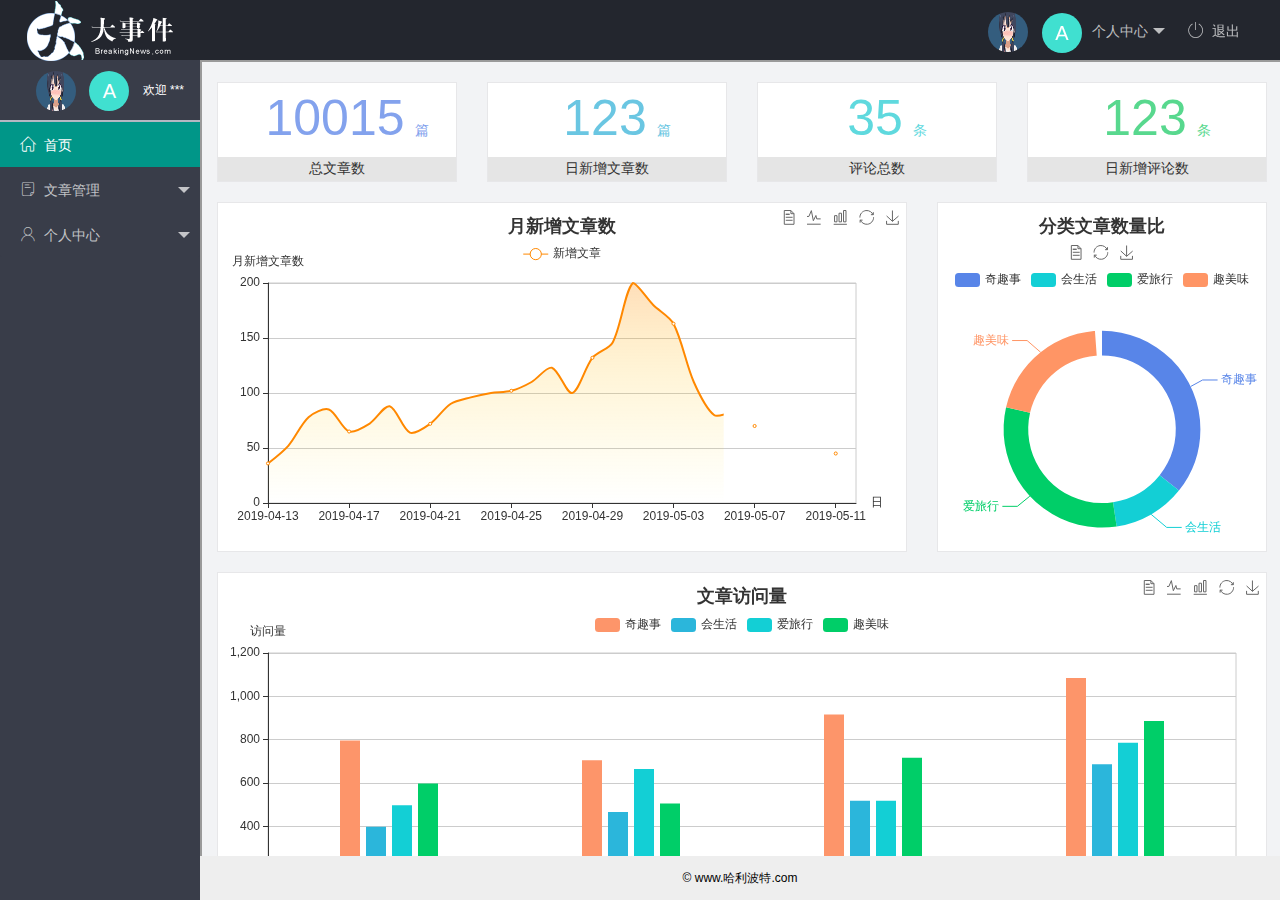
<file: index.html>
<!DOCTYPE html>
<html lang="en">

<head>
  <meta charset="UTF-8">
  <meta name="viewport" content="width=device-width, initial-scale=1.0">
  <title>Document</title>
  <link rel="stylesheet" href="assets/lib/layui/css/layui.css">
  <link rel="stylesheet" href="assets/css/index.css">
  <link rel="stylesheet" href="assets/fonts/iconfont.css">


</head>

<body>
  <div class="layui-layout layui-layout-admin">
    <div class="layui-header">
      <div class="layui-logo">
        <img src="assets/images/logo.png" alt="大事件">
      </div>
      <!-- 头部区域（可配合layui已有的水平导航） -->
      <ul class="layui-nav layui-layout-right">
        <li class="layui-nav-item">
          <a href="javascript:;" calss="userinfo">
            <img src="assets/images/兔兔.png" class="layui-nav-img">
            <span class="text-avatar">A</span>个人中心
          </a>
          <dl class="layui-nav-child">
            <dd><a href="user/user.html" target="fm">基本资料</a></dd>
            <dd><a href="user/heads.html" target="fm">更换头像</a></dd>
            <dd><a href="user/userpwd.html" target="fm">重置密码</a></dd>
          </dl>
        </li>
        <li class="layui-nav-item "><a href="javascript:;" id="tuichu"><span class="iconfont icon-tuichu"></span>退出</a>
        </li>
      </ul>
    </div>

    <div class="layui-side layui-bg-black">
      <div class="layui-side-scroll">
        <div class="userinfo">
          <img src="assets/images/兔兔.png" class="layui-nav-img">
          <span class="text-avatar">A</span>
          <span class="welcome">欢迎 ***</span>
        </div>
        <!-- 左侧导航区域（可配合layui已有的垂直导航） -->
        <ul class="layui-nav layui-nav-tree" lay-shrink="all">
          <li class="layui-nav-item layui-this"><a href="home/dashboard.html" target="fm"><span
                class="iconfont icon-home"></span>首页</a></li>
          <li class="layui-nav-item">
            <a class="" href="javascript:;"><span class="iconfont icon-16"></span>文章管理</a>
            <dl class="layui-nav-child">
              <dd><a href="article/articleClass.html" target="fm"><i
                    class="layui-icon layui-icon-template-1"></i>文章类别</a>
              </dd>
              <dd><a href="article/articleList.html" target="fm"><i class="layui-icon layui-icon-list"></i>文章列表</a></dd>
              <dd><a href="article/article.html" target="fm"><i class="layui-icon layui-icon-read"></i>发表文章</a></dd>
            </dl>
          </li>
          <li class="layui-nav-item">
            <a href="javascript:;"><span class="iconfont icon-user"></span>个人中心</a>
            <dl class="layui-nav-child">
              <dd><a href="user/user.html" target="fm"><i class="layui-icon layui-icon-friends"></i>基本资料</a></dd>
              <dd><a href="user/heads.html" target="fm"><i class="layui-icon layui-icon-face-smile"></i>更换头像</a></dd>
              <dd><a href="user/userpwd.html" target="fm"><i class="layui-icon layui-icon-password"></i>重置密码</a></dd>
            </dl>
          </li>
        </ul>
      </div>
    </div>

    <div class="layui-body">
      <!-- 内容主体区域 -->
      <iframe name="fm" src="home/dashboard.html"></iframe>
    </div>

    <div class="layui-footer">
      <!-- 底部固定区域 -->
      © www.哈利波特.com
    </div>
  </div>
  <script src="assets/lib/layui/layui.all.js"></script>
  <script src="assets/lib/jquery.js"></script>
  <script src="assets/js/baseAPI.js"></script>
  <script src="assets/js/index.js"></script>
</body>

</html>
</file>
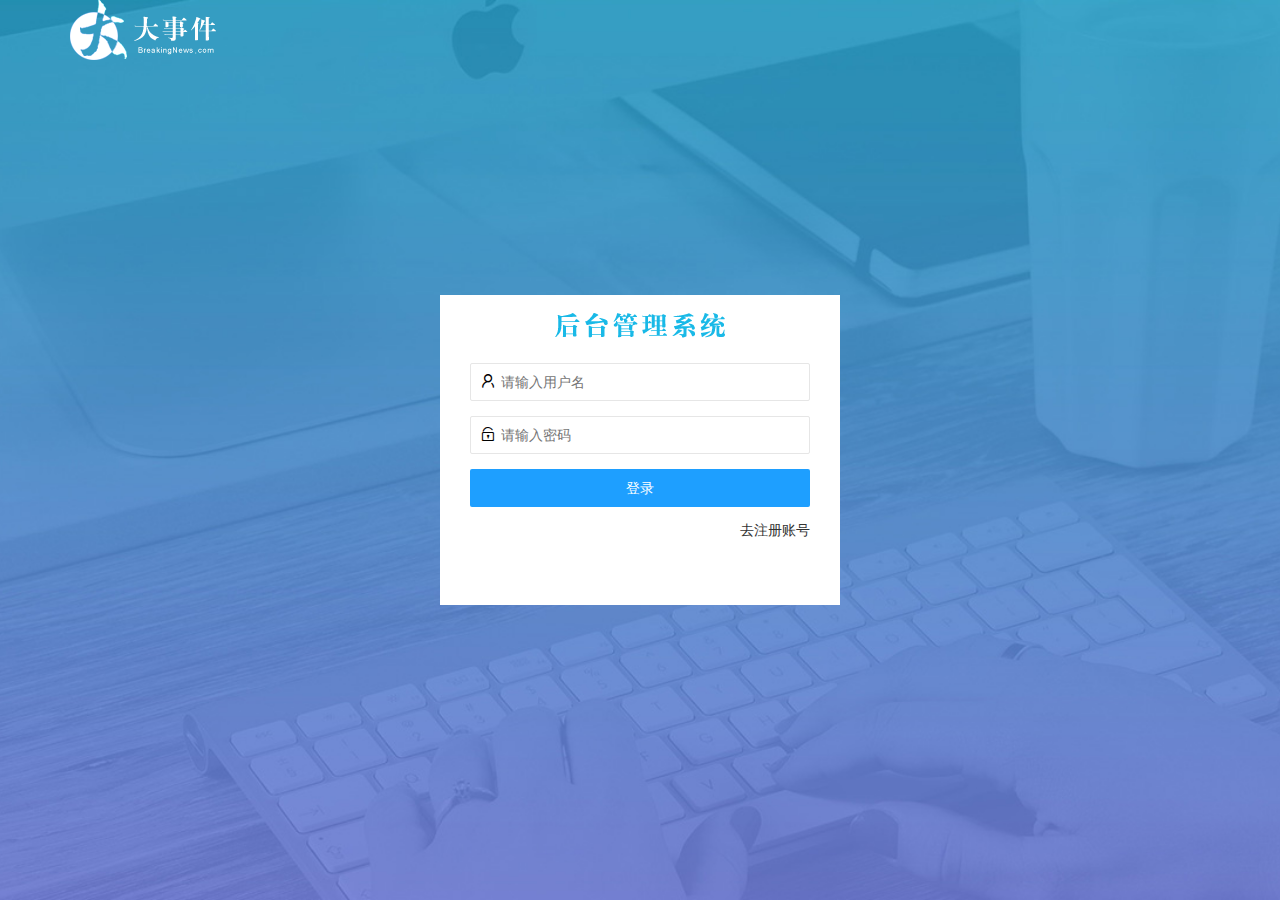
<file: login.html>
<!DOCTYPE html>
<html lang="en">

<head>
  <meta charset="UTF-8">
  <meta name="viewport" content="width=device-width, initial-scale=1.0">
  <title>Document</title>
  <link rel="stylesheet" href="assets/css/login.css">
  <link rel="stylesheet" href="assets/lib/layui/css/layui.css">
  <script src="assets/lib/layui/layui.all.js"></script>
  <script src="assets/lib/jquery.js"></script>
  <SCript src="assets/js/baseAPI.js"></SCript>
  <script src="assets/js/login.js"></script>

</head>

<body>
  <!-- 头部logo -->
  <div class="layui-main">
    <img src="assets/images/logo.png" alt="logo">
  </div>

  <!-- 登录注册区域 -->
  <div class="loginBox">
    <div class="title-box"></div>
    <!--  注册 -->
    <div class="reg-Box">
      <form class="layui-form" id="f1">
        <!-- 用户名 -->
        <div class="layui-form-item">
          <i class="layui-icon layui-icon-username"></i>
          <input type="text" name="username" required lay-verify="required" placeholder="请输入用户名" autocomplete="off"
            class="layui-input">
        </div>
        <!-- 密码 -->
        <div class="layui-form-item">
          <i class="layui-icon layui-icon-password"></i>
          <input type="password" name="password" required lay-verify="required|pwd" placeholder="请输入密码"
            autocomplete="off" class="layui-input">
        </div>
        <!-- 确认密码 -->
        <div class="layui-form-item">
          <i class="layui-icon layui-icon-password"></i>
          <input type="repassword" name="title" required lay-verify="required|repwd" placeholder="请再次输入密码"
            autocomplete="off" class="layui-input">
        </div>
        <!-- 按钮  -->
        <div class="layui-form-item">
          <button class="layui-btn layui-btn-fluid layui-btn-normal" lay-submit>登录</button>
        </div>
        <div class="layui-form-item links"><a href="javascript:;" id="linkReg">去登录</a></div>
      </form>
    </div>
    <!-- 登录 -->
    <div class="login-Box">
      <!-- 登录框表单区域 -->
      <form class="layui-form" id="f2">
        <!-- 用户名 -->
        <div class="layui-form-item">
          <i class="layui-icon layui-icon-username"></i>
          <input type="text" name="username" required lay-verify="required" placeholder="请输入用户名" autocomplete="off"
            class="layui-input">
        </div>
        <!-- 密码 -->
        <div class="layui-form-item">
          <i class="layui-icon layui-icon-password"></i>
          <input type="password" name="password" required lay-verify="required|pwd" placeholder="请输入密码"
            autocomplete="off" class="layui-input">
        </div>
        <!-- 按钮  -->
        <div class="layui-form-item">
          <button class="layui-btn layui-btn-fluid layui-btn-normal" lay-submit>登录</button>
        </div>
        <!-- 去注册页面 -->
        <div class="layui-form-item links">
          <a href="javascript:;" id="linkLogin">
            去注册账号
          </a></div>
      </form>
    </div>
  </div>
</body>

</html>
</file>
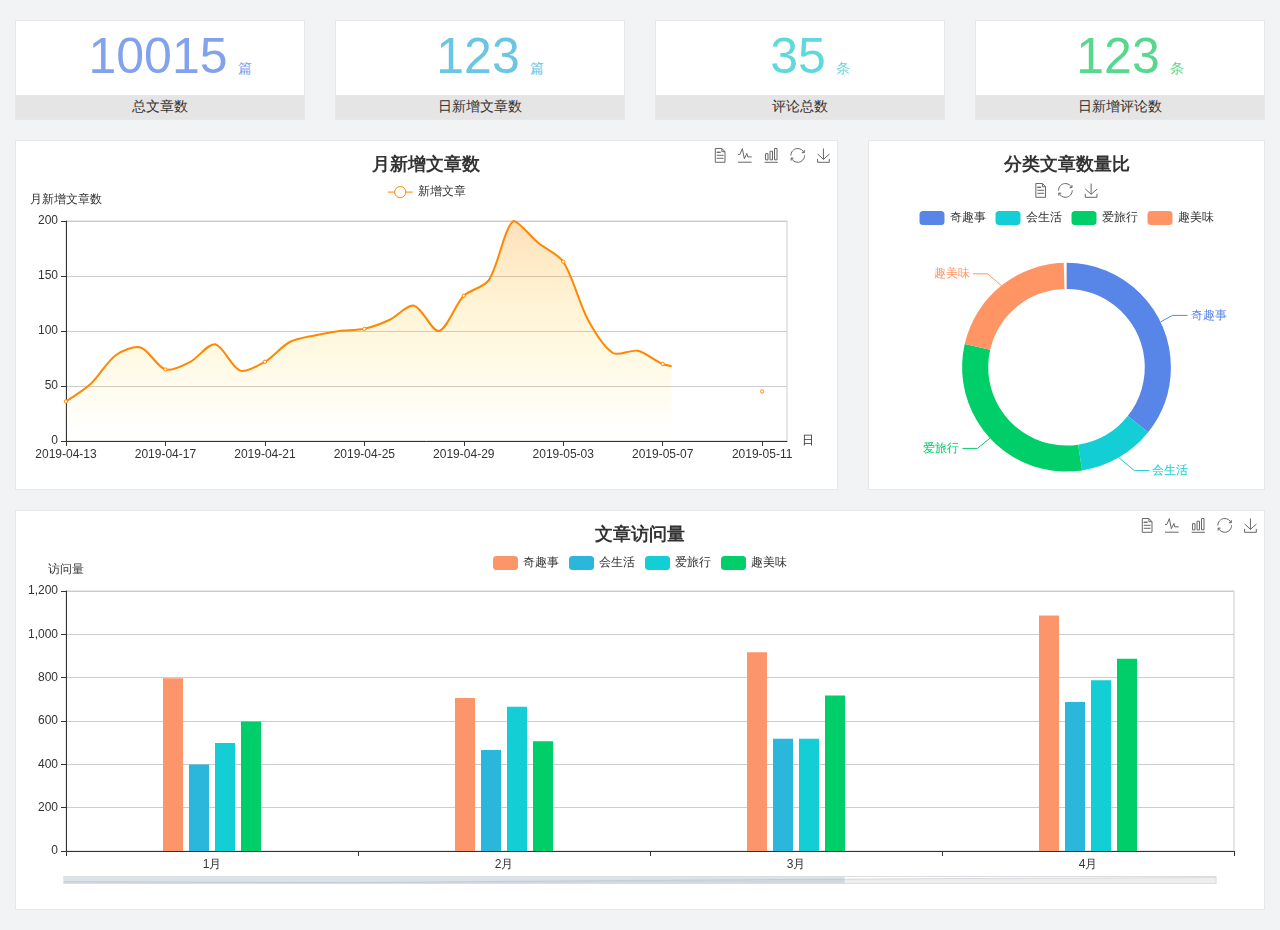
<file: home/dashboard.html>
<!DOCTYPE html>
<html lang="en">

<head>
  <meta charset="UTF-8">
  <meta name="viewport" content="width=device-width, initial-scale=1.0">
  <meta http-equiv="X-UA-Compatible" content="ie=edge">
  <title>图表统计</title>
  <link rel="stylesheet" href="../../assets/lib/bootstrap.css" />
  <link rel="stylesheet" href="../../assets/lib/main.css" />
  <script src="../../assets/lib/jquery.js"></script>
  <script type="text/javascript" src="../../assets/lib/echarts.min.js"></script>
</head>

<body>
  <div class="container-fluid">
    <div class="row spannel_list">
      <div class="col-sm-3 col-xs-6">
        <div class="spannel">
          <em>10015</em><span>篇</span>
          <b>总文章数</b>
        </div>
      </div>
      <div class="col-sm-3 col-xs-6">
        <div class="spannel scolor01">
          <em>123</em><span>篇</span>
          <b>日新增文章数</b>
        </div>
      </div>
      <div class="col-sm-3 col-xs-6">
        <div class="spannel scolor02">
          <em>35</em><span>条</span>
          <b>评论总数</b>
        </div>
      </div>
      <div class="col-sm-3 col-xs-6">
        <div class="spannel scolor03">
          <em>123</em><span>条</span>
          <b>日新增评论数</b>
        </div>
      </div>
    </div>
  </div>

  <div class="container-fluid">
    <div class="row curve-pie">
      <div class="col-lg-8 col-md-8">
        <div class="gragh_pannel" id="curve_show"></div>
      </div>
      <div class="col-lg-4 col-md-4">
        <div class="gragh_pannel" id="pie_show"></div>
      </div>
    </div>
  </div>

  <div class="container-fluid">
    <div class="column_pannel" id="column_show"></div>
  </div>

  <script>
    var oChart = echarts.init(document.getElementById('curve_show'));
    var aList_all = [
      { 'count': 36, 'date': '2019-04-13' },
      { 'count': 52, 'date': '2019-04-14' },
      { 'count': 78, 'date': '2019-04-15' },
      { 'count': 85, 'date': '2019-04-16' },
      { 'count': 65, 'date': '2019-04-17' },
      { 'count': 72, 'date': '2019-04-18' },
      { 'count': 88, 'date': '2019-04-19' },
      { 'count': 64, 'date': '2019-04-20' },
      { 'count': 72, 'date': '2019-04-21' },
      { 'count': 90, 'date': '2019-04-22' },
      { 'count': 96, 'date': '2019-04-23' },
      { 'count': 100, 'date': '2019-04-24' },
      { 'count': 102, 'date': '2019-04-25' },
      { 'count': 110, 'date': '2019-04-26' },
      { 'count': 123, 'date': '2019-04-27' },
      { 'count': 100, 'date': '2019-04-28' },
      { 'count': 132, 'date': '2019-04-29' },
      { 'count': 146, 'date': '2019-04-30' },
      { 'count': 200, 'date': '2019-05-01' },
      { 'count': 180, 'date': '2019-05-02' },
      { 'count': 163, 'date': '2019-05-03' },
      { 'count': 110, 'date': '2019-05-04' },
      { 'count': 80, 'date': '2019-05-05' },
      { 'count': 82, 'date': '2019-05-06' },
      { 'count': 70, 'date': '2019-05-07' },
      { 'count': 65, 'date': '2019-05-08' },
      { 'count': 54, 'date': '2019-05-09' },
      { 'count': 40, 'date': '2019-05-10' },
      { 'count': 45, 'date': '2019-05-11' },
      { 'count': 38, 'date': '2019-05-12' },
    ];

    let aCount = [];
    let aDate = [];

    for (var i = 0; i < aList_all.length; i++) {
      aCount.push(aList_all[i].count);
      aDate.push(aList_all[i].date);
    }

    var chartopt = {
      title: {
        text: '月新增文章数',
        left: 'center',
        top: '10'
      },
      tooltip: {
        trigger: 'axis'
      },
      legend: {
        data: ['新增文章'],
        top: '40'
      },
      toolbox: {
        show: true,
        feature: {
          mark: { show: true },
          dataView: { show: true, readOnly: false },
          magicType: { show: true, type: ['line', 'bar'] },
          restore: { show: true },
          saveAsImage: { show: true }
        }
      },
      calculable: true,
      xAxis: [
        {
          name: '日',
          type: 'category',
          boundaryGap: false,
          data: aDate
        }
      ],
      yAxis: [
        {
          name: '月新增文章数',
          type: 'value'
        }
      ],
      series: [
        {
          name: '新增文章',
          type: 'line',
          smooth: true,
          itemStyle: { normal: { areaStyle: { type: 'default' }, color: '#f80' }, lineStyle: { color: '#f80' } },
          data: aCount
        }],
      areaStyle: {
        normal: {
          color: new echarts.graphic.LinearGradient(0, 0, 0, 1, [{
            offset: 0,
            color: 'rgba(255,136,0,0.39)'
          }, {
            offset: .34,
            color: 'rgba(255,180,0,0.25)'
          }, {
            offset: 1,
            color: 'rgba(255,222,0,0.00)'
          }])

        }
      },
      grid: {
        show: true,
        x: 50,
        x2: 50,
        y: 80,
        height: 220
      }
    };

    oChart.setOption(chartopt);


    var oPie = echarts.init(document.getElementById('pie_show'));
    var oPieopt =
    {
      title: {
        top: 10,
        text: '分类文章数量比',
        x: 'center'
      },
      tooltip: {
        trigger: 'item',
        formatter: "{a} <br/>{b} : {c} ({d}%)"
      },
      color: ['#5885e8', '#13cfd5', '#00ce68', '#ff9565'],
      legend: {
        x: 'center',
        top: 65,
        data: ['奇趣事', '会生活', '爱旅行', '趣美味']
      },
      toolbox: {
        show: true,
        x: 'center',
        top: 35,
        feature: {
          mark: { show: true },
          dataView: { show: true, readOnly: false },
          magicType: {
            show: true,
            type: ['pie', 'funnel'],
            option: {
              funnel: {
                x: '25%',
                width: '50%',
                funnelAlign: 'left',
                max: 1548
              }
            }
          },
          restore: { show: true },
          saveAsImage: { show: true }
        }
      },
      calculable: true,
      series: [
        {
          name: '访问来源',
          type: 'pie',
          radius: ['45%', '60%'],
          center: ['50%', '65%'],
          data: [
            { value: 300, name: '奇趣事' },
            { value: 100, name: '会生活' },
            { value: 260, name: '爱旅行' },
            { value: 180, name: '趣美味' }
          ]
        }
      ]
    };
    oPie.setOption(oPieopt);



    var oColumn = this.echarts.init(document.getElementById('column_show'));
    var oColumnopt =
    {
      title: {
        text: '文章访问量',
        left: 'center',
        top: '10'
      },
      tooltip: {
        trigger: 'axis'
      },
      legend: {
        data: ['奇趣事', '会生活', '爱旅行', '趣美味'],
        top: '40'
      },
      toolbox: {
        show: true,
        feature: {
          mark: { show: true },
          dataView: { show: true, readOnly: false },
          magicType: { show: true, type: ['line', 'bar'] },
          restore: { show: true },
          saveAsImage: { show: true }
        }
      },
      calculable: true,
      xAxis: [
        {
          type: 'category',
          data: ['1月', '2月', '3月', '4月', '5月']
        }
      ],
      yAxis: [
        {
          name: '访问量',
          type: 'value'
        }
      ],
      series: [
        {
          name: '奇趣事',
          type: 'bar',
          barWidth: 20,
          itemStyle: {
            normal: { areaStyle: { type: 'default' }, color: '#fd956a' }
          },
          data: [800, 708, 920, 1090, 1200]
        },
        {
          name: '会生活',
          type: 'bar',
          barWidth: 20,
          itemStyle: {
            normal: { areaStyle: { type: 'default' }, color: '#2bb6db' }
          },
          data: [400, 468, 520, 690, 800]
        },
        {
          name: '爱旅行',
          type: 'bar',
          barWidth: 20,
          itemStyle: {
            normal: { areaStyle: { type: 'default' }, color: '#13cfd5' }
          },
          data: [500, 668, 520, 790, 900]
        },
        {
          name: '趣美味',
          type: 'bar',
          barWidth: 20,
          itemStyle: {
            normal: { areaStyle: { type: 'default' }, color: '#00ce68' }
          },
          data: [600, 508, 720, 890, 1000]
        }
      ],
      grid: {
        show: true,
        x: 50,
        x2: 30,
        y: 80,
        height: 260
      },
      dataZoom: [//给x轴设置滚动条
        {
          start: 0,//默认为0
          end: 100 - 1000 / 31,//默认为100
          type: 'slider',
          show: true,
          xAxisIndex: [0],
          handleSize: 0,//滑动条的 左右2个滑动条的大小
          height: 8,//组件高度
          left: 45, //左边的距离
          right: 50,//右边的距离
          bottom: 26,//右边的距离
          handleColor: '#ddd',//h滑动图标的颜色
          handleStyle: {
            borderColor: "#cacaca",
            borderWidth: "1",
            shadowBlur: 2,
            background: "#ddd",
            shadowColor: "#ddd",
          }
        }]
    };
    oColumn.setOption(oColumnopt);
  </script>
</body>

</html>
</file>
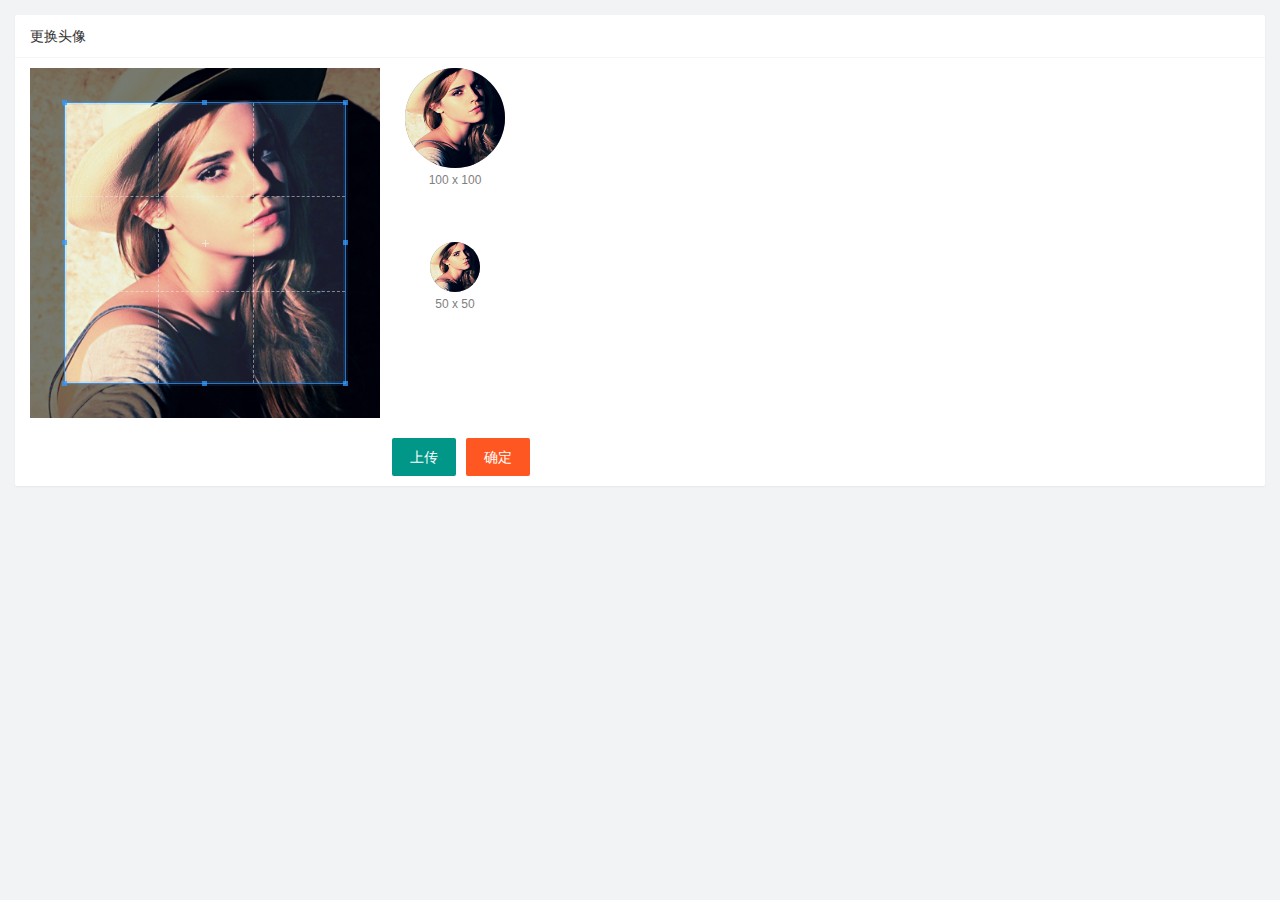
<file: user/heads.html>
<!DOCTYPE html>
<html lang="en">

<head>
  <meta charset="UTF-8">
  <meta name="viewport" content="width=device-width, initial-scale=1.0">
  <title>Document</title>
  <link rel="stylesheet" href="../assets/lib/layui/css/layui.css">
  <link rel="stylesheet" href="../assets/lib/cropper/cropper.css">
  <link rel="stylesheet" href="../assets/css/heads.css">
</head>

<body>
  <div class="layui-card">
    <div class="layui-card-header">更换头像</div>
    <div class="layui-card-body">
      <!-- 第一行的图片裁剪和预览区域 -->
      <div class="row1">
        <!-- 图片裁剪区域 -->
        <div class="cropper-box">
          <!-- 这个 img 标签很重要，将来会把它初始化为裁剪区域 -->
          <img id="image" src="/assets/images/sample.jpg" />
        </div>
        <!-- 图片的预览区域 -->
        <div class="preview-box">
          <div>
            <!-- 宽高为 100px 的预览区域 -->
            <div class="img-preview w100"></div>
            <p class="size">100 x 100</p>
          </div>
          <div>
            <!-- 宽高为 50px 的预览区域 -->
            <div class="img-preview w50"></div>
            <p class="size">50 x 50</p>
          </div>
        </div>
      </div>

      <!-- 第二行的按钮区域 -->
      <div class="row2">
        <input type="file" id="file" accept="image/png,image/jpeg">
        <button type="button" class="layui-btn" id="btnfile">上传</button>
        <button type="button" class="layui-btn layui-btn-danger" id="btnSubmit">确定</button>
      </div>
    </div>
    <script src="/assets/lib/jquery.js"></script>
    <script src="/assets/lib/cropper/Cropper.js"></script>
    <script src="/assets/lib/cropper/jquery-cropper.js"></script>
    <script src="../assets/lib/layui/layui.all.js"></script>
    <script src="../assets/js/baseAPI.js"></script>
    <script src="../assets/js/heads.js"></script>
</body>

</html>
</file>
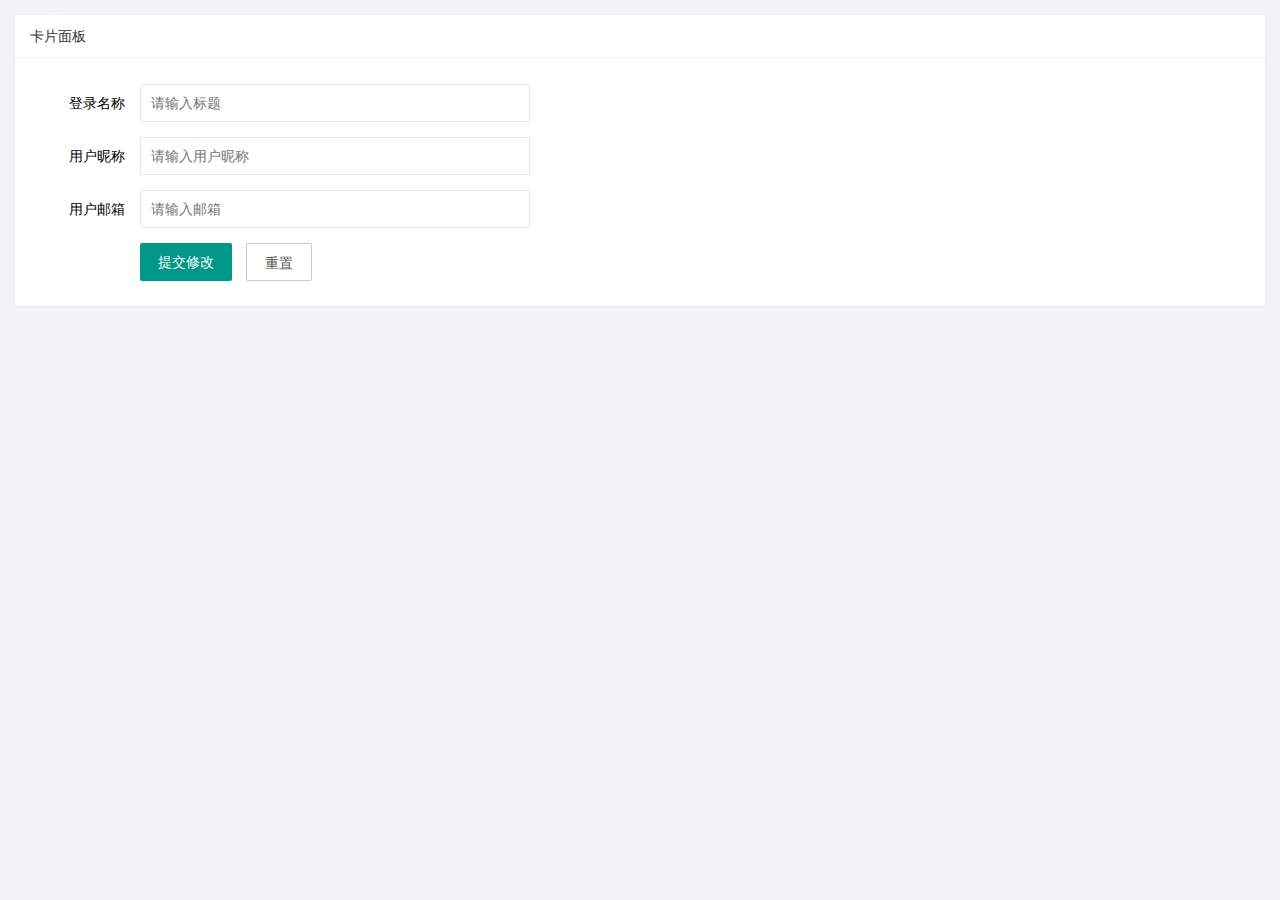
<file: user/user.html>
<!DOCTYPE html>
<html lang="en">

<head>
  <meta charset="UTF-8">
  <meta name="viewport" content="width=device-width, initial-scale=1.0">
  <title>Document</title>
  <link rel="stylesheet" href="../assets/lib/layui/css/layui.css">
  <link rel="stylesheet" href="../assets/css/user.css">
</head>

<body>
  <div class="layui-card">
    <div class="layui-card-header">卡片面板</div>
    <br>
    <div class="layui-card-body">
      <!-- Form表单区 -->
      <form class="layui-form" lay-filter="f1" id="f2">
        <div class="layui-form-item">
          <label class="layui-form-label">登录名称</label>
          <div class="layui-input-block">
            <input type="text" name="username" required lay-verify="required" placeholder="请输入标题" autocomplete="off"
              class="layui-input">
          </div>
        </div>
        <div class="layui-form-item">
          <label class="layui-form-label">用户昵称</label>
          <div class="layui-input-block">
            <input type="text" name="nickname" required lay-verify="required||nickname" placeholder="请输入用户昵称"
              autocomplete="off" class="layui-input">
          </div>
        </div>
        <div class="layui-form-item">
          <label class="layui-form-label">用户邮箱</label>
          <div class="layui-input-block">
            <input type="text" name="email" required lay-verify="required" placeholder="请输入邮箱" autocomplete="off"
              class="layui-input">
          </div>
        </div>
        <!-- 表单隐藏区 -->
        <input type="hidden" name="id" id="">
        <div class="layui-form-item">
          <div class="layui-input-block">
            <button type="button" class="layui-btn" lay-submit lay-filter="formDemo" id="btnsubmit">提交修改</button>
            <button type="reset" class="layui-btn layui-btn-primary" id="btnreset">重置</button>
          </div>
        </div>
      </form>
    </div>
  </div>
  <script src="../assets/lib/jquery.js"></script>
  <script src="../assets/lib/layui/layui.all.js"></script>
  <script src="../assets/js/baseAPI.js"></script>
  <script src="../assets/js/user.js"></script>
</body>

</html>
</file>
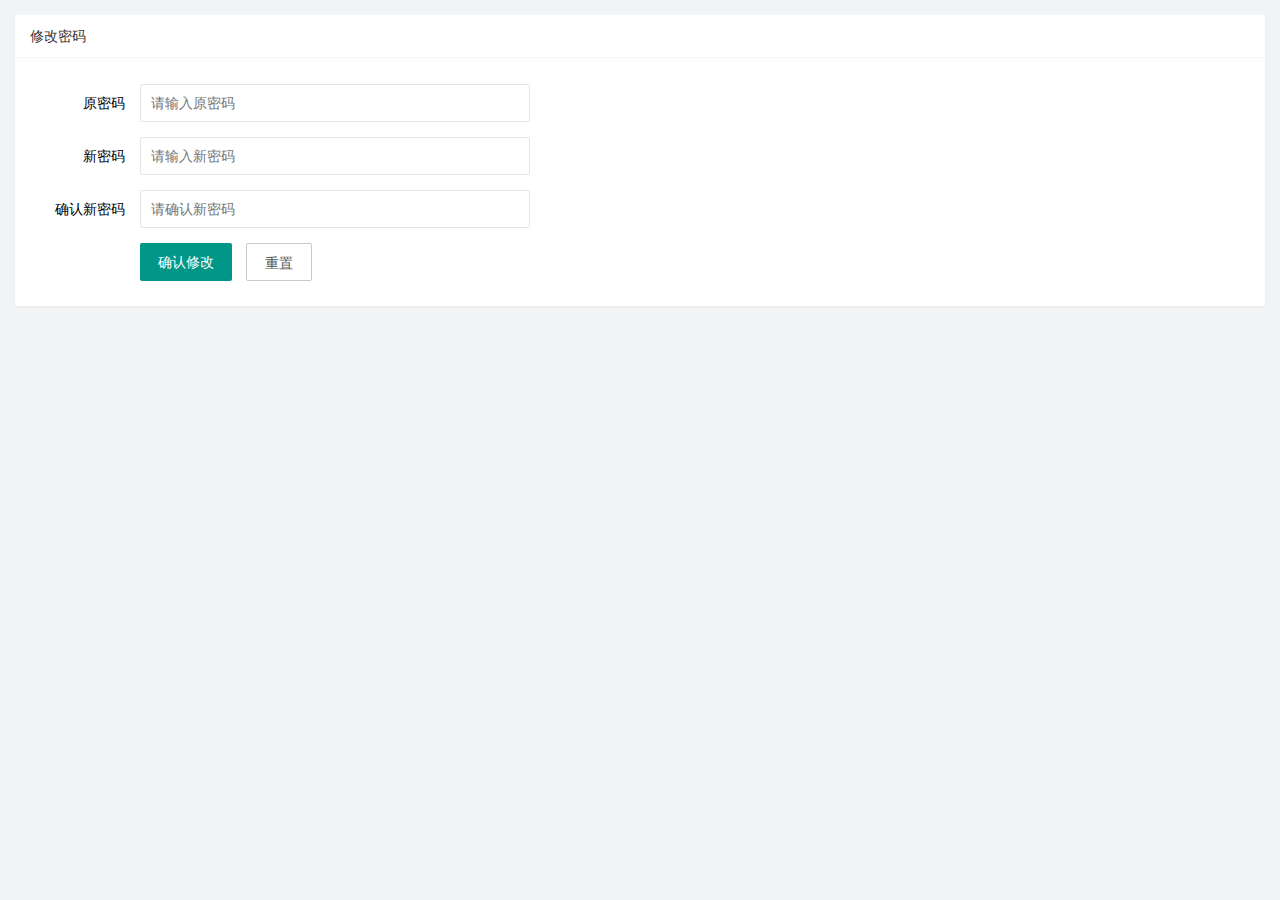
<file: user/userpwd.html>
<!DOCTYPE html>
<html lang="en">

<head>
  <meta charset="UTF-8">
  <meta name="viewport" content="width=device-width, initial-scale=1.0">
  <title>Document</title>
  <link rel="stylesheet" href="../assets/lib/layui/css/layui.css">
  <link rel="stylesheet" href="../assets/css/user.css">
  <link rel="stylesheet" href="../assets/lib/cropper/cropper.css">
</head>

<body>
  <div class="layui-card">
    <div class="layui-card-header">修改密码</div>
    <br>
    <div class="layui-card-body">
      <!-- Form表单区 -->
      <form class="layui-form" lay-filter="f1" id="f3">

        <div class="layui-form-item">
          <label class="layui-form-label">原密码</label>
          <div class="layui-input-block">
            <input type="password" name="oldPwd" required lay-verify="required||nickname" placeholder="请输入原密码"
              autocomplete="off" class="layui-input">
          </div>
        </div>
        <div class="layui-form-item">
          <label class="layui-form-label">新密码</label>
          <div class="layui-input-block">
            <input type="password" name="newPwd" required lay-verify="required" placeholder="请输入新密码" autocomplete="off"
              class="layui-input">
          </div>
        </div>
        <div class="layui-form-item">
          <label class="layui-form-label">确认新密码</label>
          <div class="layui-input-block">
            <input type="password" required lay-verify="required" placeholder="请确认新密码" autocomplete="off"
              class="layui-input">
          </div>
        </div>
        <div class="layui-form-item">
          <div class="layui-input-block">
            <button type="submit" class="layui-btn" lay-submit lay-filter="formDemo" id="btnsubmit">确认修改</button>
            <button type="reset" class="layui-btn layui-btn-primary" id="btnreset">重置</button>
          </div>
        </div>
      </form>
    </div>
  </div>
  <script src="../assets/lib/jquery.js"></script>
  <script src="../assets/lib/layui/layui.all.js"></script>
  <script src="/assets/lib/cropper/Cropper.js"></script>
  <script src="../assets/lib/cropper/jquery-cropper.js"></script>
  <script src="../assets/js/baseAPI.js"></script>
  <script src="../assets/js/userpwd.js"></script>
</body>

</html>
</file>
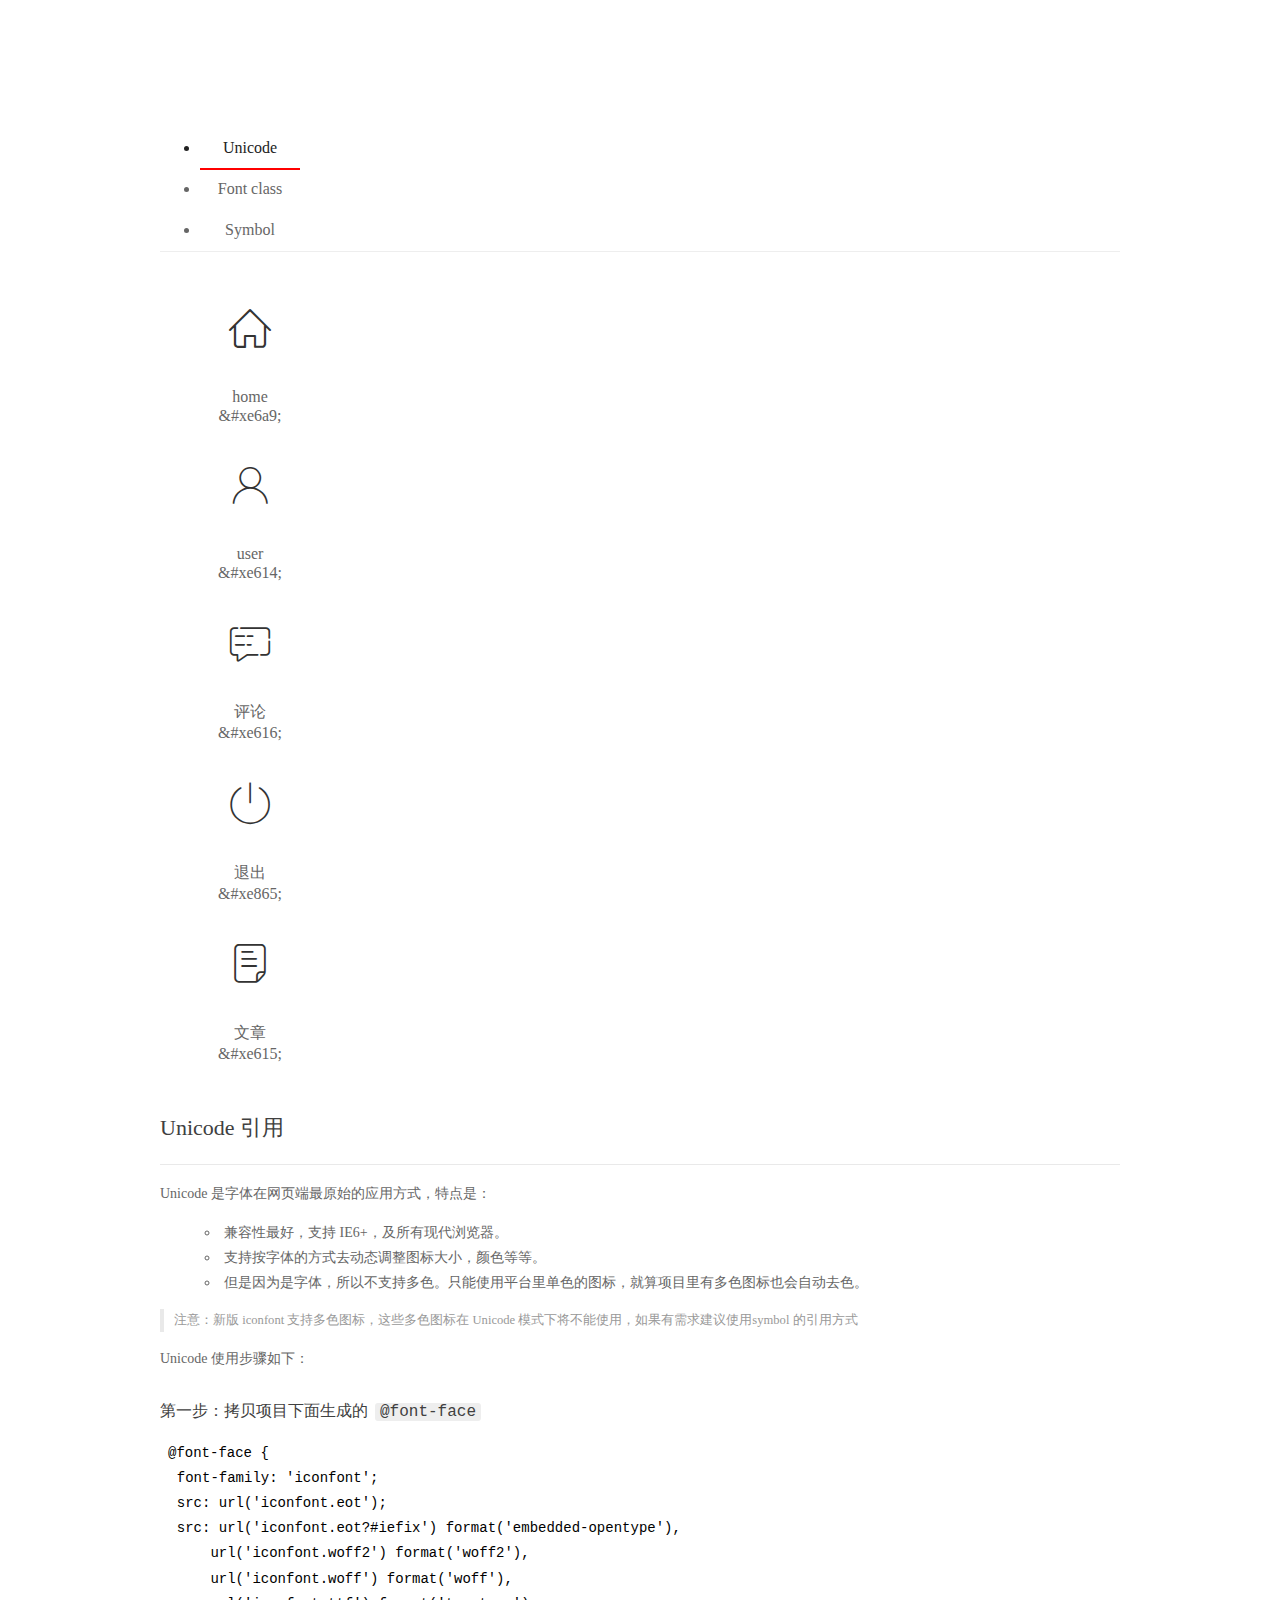
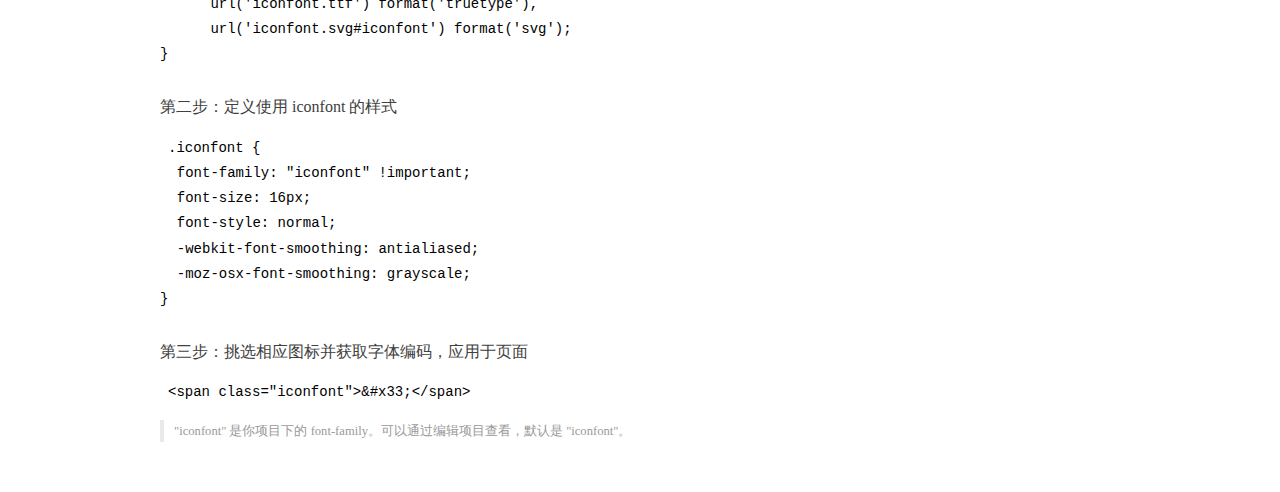
<file: assets/fonts/demo_index.html>
<!DOCTYPE html>
<html>
<head>
  <meta charset="utf-8"/>
  <title>IconFont Demo</title>
  <link rel="shortcut icon" href="https://gtms04.alicdn.com/tps/i4/TB1_oz6GVXXXXaFXpXXJDFnIXXX-64-64.ico" type="image/x-icon"/>
  <link rel="stylesheet" href="https://g.alicdn.com/thx/cube/1.3.2/cube.min.css">
  <link rel="stylesheet" href="demo.css">
  <link rel="stylesheet" href="iconfont.css">
  <script src="iconfont.js"></script>
  <!-- jQuery -->
  <script src="https://a1.alicdn.com/oss/uploads/2018/12/26/7bfddb60-08e8-11e9-9b04-53e73bb6408b.js"></script>
  <!-- 代码高亮 -->
  <script src="https://a1.alicdn.com/oss/uploads/2018/12/26/a3f714d0-08e6-11e9-8a15-ebf944d7534c.js"></script>
</head>
<body>
  <div class="main">
    <h1 class="logo"><a href="https://www.iconfont.cn/" title="iconfont 首页" target="_blank">&#xe86b;</a></h1>
    <div class="nav-tabs">
      <ul id="tabs" class="dib-box">
        <li class="dib active"><span>Unicode</span></li>
        <li class="dib"><span>Font class</span></li>
        <li class="dib"><span>Symbol</span></li>
      </ul>
      
    </div>
    <div class="tab-container">
      <div class="content unicode" style="display: block;">
          <ul class="icon_lists dib-box">
          
            <li class="dib">
              <span class="icon iconfont">&#xe6a9;</span>
                <div class="name">home</div>
                <div class="code-name">&amp;#xe6a9;</div>
              </li>
          
            <li class="dib">
              <span class="icon iconfont">&#xe614;</span>
                <div class="name">user</div>
                <div class="code-name">&amp;#xe614;</div>
              </li>
          
            <li class="dib">
              <span class="icon iconfont">&#xe616;</span>
                <div class="name">评论</div>
                <div class="code-name">&amp;#xe616;</div>
              </li>
          
            <li class="dib">
              <span class="icon iconfont">&#xe865;</span>
                <div class="name">退出</div>
                <div class="code-name">&amp;#xe865;</div>
              </li>
          
            <li class="dib">
              <span class="icon iconfont">&#xe615;</span>
                <div class="name">文章</div>
                <div class="code-name">&amp;#xe615;</div>
              </li>
          
          </ul>
          <div class="article markdown">
          <h2 id="unicode-">Unicode 引用</h2>
          <hr>

          <p>Unicode 是字体在网页端最原始的应用方式，特点是：</p>
          <ul>
            <li>兼容性最好，支持 IE6+，及所有现代浏览器。</li>
            <li>支持按字体的方式去动态调整图标大小，颜色等等。</li>
            <li>但是因为是字体，所以不支持多色。只能使用平台里单色的图标，就算项目里有多色图标也会自动去色。</li>
          </ul>
          <blockquote>
            <p>注意：新版 iconfont 支持多色图标，这些多色图标在 Unicode 模式下将不能使用，如果有需求建议使用symbol 的引用方式</p>
          </blockquote>
          <p>Unicode 使用步骤如下：</p>
          <h3 id="-font-face">第一步：拷贝项目下面生成的 <code>@font-face</code></h3>
<pre><code class="language-css"
>@font-face {
  font-family: 'iconfont';
  src: url('iconfont.eot');
  src: url('iconfont.eot?#iefix') format('embedded-opentype'),
      url('iconfont.woff2') format('woff2'),
      url('iconfont.woff') format('woff'),
      url('iconfont.ttf') format('truetype'),
      url('iconfont.svg#iconfont') format('svg');
}
</code></pre>
          <h3 id="-iconfont-">第二步：定义使用 iconfont 的样式</h3>
<pre><code class="language-css"
>.iconfont {
  font-family: "iconfont" !important;
  font-size: 16px;
  font-style: normal;
  -webkit-font-smoothing: antialiased;
  -moz-osx-font-smoothing: grayscale;
}
</code></pre>
          <h3 id="-">第三步：挑选相应图标并获取字体编码，应用于页面</h3>
<pre>
<code class="language-html"
>&lt;span class="iconfont"&gt;&amp;#x33;&lt;/span&gt;
</code></pre>
          <blockquote>
            <p>"iconfont" 是你项目下的 font-family。可以通过编辑项目查看，默认是 "iconfont"。</p>
          </blockquote>
          </div>
      </div>
      <div class="content font-class">
        <ul class="icon_lists dib-box">
          
          <li class="dib">
            <span class="icon iconfont icon-home"></span>
            <div class="name">
              home
            </div>
            <div class="code-name">.icon-home
            </div>
          </li>
          
          <li class="dib">
            <span class="icon iconfont icon-user"></span>
            <div class="name">
              user
            </div>
            <div class="code-name">.icon-user
            </div>
          </li>
          
          <li class="dib">
            <span class="icon iconfont icon-pinglun"></span>
            <div class="name">
              评论
            </div>
            <div class="code-name">.icon-pinglun
            </div>
          </li>
          
          <li class="dib">
            <span class="icon iconfont icon-tuichu"></span>
            <div class="name">
              退出
            </div>
            <div class="code-name">.icon-tuichu
            </div>
          </li>
          
          <li class="dib">
            <span class="icon iconfont icon-16"></span>
            <div class="name">
              文章
            </div>
            <div class="code-name">.icon-16
            </div>
          </li>
          
        </ul>
        <div class="article markdown">
        <h2 id="font-class-">font-class 引用</h2>
        <hr>

        <p>font-class 是 Unicode 使用方式的一种变种，主要是解决 Unicode 书写不直观，语意不明确的问题。</p>
        <p>与 Unicode 使用方式相比，具有如下特点：</p>
        <ul>
          <li>兼容性良好，支持 IE8+，及所有现代浏览器。</li>
          <li>相比于 Unicode 语意明确，书写更直观。可以很容易分辨这个 icon 是什么。</li>
          <li>因为使用 class 来定义图标，所以当要替换图标时，只需要修改 class 里面的 Unicode 引用。</li>
          <li>不过因为本质上还是使用的字体，所以多色图标还是不支持的。</li>
        </ul>
        <p>使用步骤如下：</p>
        <h3 id="-fontclass-">第一步：引入项目下面生成的 fontclass 代码：</h3>
<pre><code class="language-html">&lt;link rel="stylesheet" href="./iconfont.css"&gt;
</code></pre>
        <h3 id="-">第二步：挑选相应图标并获取类名，应用于页面：</h3>
<pre><code class="language-html">&lt;span class="iconfont icon-xxx"&gt;&lt;/span&gt;
</code></pre>
        <blockquote>
          <p>"
            iconfont" 是你项目下的 font-family。可以通过编辑项目查看，默认是 "iconfont"。</p>
        </blockquote>
      </div>
      </div>
      <div class="content symbol">
          <ul class="icon_lists dib-box">
          
            <li class="dib">
                <svg class="icon svg-icon" aria-hidden="true">
                  <use xlink:href="#icon-home"></use>
                </svg>
                <div class="name">home</div>
                <div class="code-name">#icon-home</div>
            </li>
          
            <li class="dib">
                <svg class="icon svg-icon" aria-hidden="true">
                  <use xlink:href="#icon-user"></use>
                </svg>
                <div class="name">user</div>
                <div class="code-name">#icon-user</div>
            </li>
          
            <li class="dib">
                <svg class="icon svg-icon" aria-hidden="true">
                  <use xlink:href="#icon-pinglun"></use>
                </svg>
                <div class="name">评论</div>
                <div class="code-name">#icon-pinglun</div>
            </li>
          
            <li class="dib">
                <svg class="icon svg-icon" aria-hidden="true">
                  <use xlink:href="#icon-tuichu"></use>
                </svg>
                <div class="name">退出</div>
                <div class="code-name">#icon-tuichu</div>
            </li>
          
            <li class="dib">
                <svg class="icon svg-icon" aria-hidden="true">
                  <use xlink:href="#icon-16"></use>
                </svg>
                <div class="name">文章</div>
                <div class="code-name">#icon-16</div>
            </li>
          
          </ul>
          <div class="article markdown">
          <h2 id="symbol-">Symbol 引用</h2>
          <hr>

          <p>这是一种全新的使用方式，应该说这才是未来的主流，也是平台目前推荐的用法。相关介绍可以参考这篇<a href="">文章</a>
            这种用法其实是做了一个 SVG 的集合，与另外两种相比具有如下特点：</p>
          <ul>
            <li>支持多色图标了，不再受单色限制。</li>
            <li>通过一些技巧，支持像字体那样，通过 <code>font-size</code>, <code>color</code> 来调整样式。</li>
            <li>兼容性较差，支持 IE9+，及现代浏览器。</li>
            <li>浏览器渲染 SVG 的性能一般，还不如 png。</li>
          </ul>
          <p>使用步骤如下：</p>
          <h3 id="-symbol-">第一步：引入项目下面生成的 symbol 代码：</h3>
<pre><code class="language-html">&lt;script src="./iconfont.js"&gt;&lt;/script&gt;
</code></pre>
          <h3 id="-css-">第二步：加入通用 CSS 代码（引入一次就行）：</h3>
<pre><code class="language-html">&lt;style&gt;
.icon {
  width: 1em;
  height: 1em;
  vertical-align: -0.15em;
  fill: currentColor;
  overflow: hidden;
}
&lt;/style&gt;
</code></pre>
          <h3 id="-">第三步：挑选相应图标并获取类名，应用于页面：</h3>
<pre><code class="language-html">&lt;svg class="icon" aria-hidden="true"&gt;
  &lt;use xlink:href="#icon-xxx"&gt;&lt;/use&gt;
&lt;/svg&gt;
</code></pre>
          </div>
      </div>

    </div>
  </div>
  <script>
  $(document).ready(function () {
      $('.tab-container .content:first').show()

      $('#tabs li').click(function (e) {
        var tabContent = $('.tab-container .content')
        var index = $(this).index()

        if ($(this).hasClass('active')) {
          return
        } else {
          $('#tabs li').removeClass('active')
          $(this).addClass('active')

          tabContent.hide().eq(index).fadeIn()
        }
      })
    })
  </script>
</body>
</html>
</file>
<file: assets/lib/layui/css/layui.css>
/** layui-v2.5.5 MIT License By https://www.layui.com */
 .layui-inline,img{display:inline-block;vertical-align:middle}h1,h2,h3,h4,h5,h6{font-weight:400}.layui-edge,.layui-header,.layui-inline,.layui-main{position:relative}.layui-body,.layui-edge,.layui-elip{overflow:hidden}.layui-btn,.layui-edge,.layui-inline,img{vertical-align:middle}.layui-btn,.layui-disabled,.layui-icon,.layui-unselect{-moz-user-select:none;-webkit-user-select:none;-ms-user-select:none}.layui-elip,.layui-form-checkbox span,.layui-form-pane .layui-form-label{text-overflow:ellipsis;white-space:nowrap}.layui-breadcrumb,.layui-tree-btnGroup{visibility:hidden}blockquote,body,button,dd,div,dl,dt,form,h1,h2,h3,h4,h5,h6,input,li,ol,p,pre,td,textarea,th,ul{margin:0;padding:0;-webkit-tap-highlight-color:rgba(0,0,0,0)}a:active,a:hover{outline:0}img{border:none}li{list-style:none}table{border-collapse:collapse;border-spacing:0}h4,h5,h6{font-size:100%}button,input,optgroup,option,select,textarea{font-family:inherit;font-size:inherit;font-style:inherit;font-weight:inherit;outline:0}pre{white-space:pre-wrap;white-space:-moz-pre-wrap;white-space:-pre-wrap;white-space:-o-pre-wrap;word-wrap:break-word}body{line-height:24px;font:14px Helvetica Neue,Helvetica,PingFang SC,Tahoma,Arial,sans-serif}hr{height:1px;margin:10px 0;border:0;clear:both}a{color:#333;text-decoration:none}a:hover{color:#777}a cite{font-style:normal;*cursor:pointer}.layui-border-box,.layui-border-box *{box-sizing:border-box}.layui-box,.layui-box *{box-sizing:content-box}.layui-clear{clear:both;*zoom:1}.layui-clear:after{content:'\20';clear:both;*zoom:1;display:block;height:0}.layui-inline{*display:inline;*zoom:1}.layui-edge{display:inline-block;width:0;height:0;border-width:6px;border-style:dashed;border-color:transparent}.layui-edge-top{top:-4px;border-bottom-color:#999;border-bottom-style:solid}.layui-edge-right{border-left-color:#999;border-left-style:solid}.layui-edge-bottom{top:2px;border-top-color:#999;border-top-style:solid}.layui-edge-left{border-right-color:#999;border-right-style:solid}.layui-disabled,.layui-disabled:hover{color:#d2d2d2!important;cursor:not-allowed!important}.layui-circle{border-radius:100%}.layui-show{display:block!important}.layui-hide{display:none!important}@font-face{font-family:layui-icon;src:url(../font/iconfont.eot?v=250);src:url(../font/iconfont.eot?v=250#iefix) format('embedded-opentype'),url(../font/iconfont.woff2?v=250) format('woff2'),url(../font/iconfont.woff?v=250) format('woff'),url(../font/iconfont.ttf?v=250) format('truetype'),url(../font/iconfont.svg?v=250#layui-icon) format('svg')}.layui-icon{font-family:layui-icon!important;font-size:16px;font-style:normal;-webkit-font-smoothing:antialiased;-moz-osx-font-smoothing:grayscale}.layui-icon-reply-fill:before{content:"\e611"}.layui-icon-set-fill:before{content:"\e614"}.layui-icon-menu-fill:before{content:"\e60f"}.layui-icon-search:before{content:"\e615"}.layui-icon-share:before{content:"\e641"}.layui-icon-set-sm:before{content:"\e620"}.layui-icon-engine:before{content:"\e628"}.layui-icon-close:before{content:"\1006"}.layui-icon-close-fill:before{content:"\1007"}.layui-icon-chart-screen:before{content:"\e629"}.layui-icon-star:before{content:"\e600"}.layui-icon-circle-dot:before{content:"\e617"}.layui-icon-chat:before{content:"\e606"}.layui-icon-release:before{content:"\e609"}.layui-icon-list:before{content:"\e60a"}.layui-icon-chart:before{content:"\e62c"}.layui-icon-ok-circle:before{content:"\1005"}.layui-icon-layim-theme:before{content:"\e61b"}.layui-icon-table:before{content:"\e62d"}.layui-icon-right:before{content:"\e602"}.layui-icon-left:before{content:"\e603"}.layui-icon-cart-simple:before{content:"\e698"}.layui-icon-face-cry:before{content:"\e69c"}.layui-icon-face-smile:before{content:"\e6af"}.layui-icon-survey:before{content:"\e6b2"}.layui-icon-tree:before{content:"\e62e"}.layui-icon-upload-circle:before{content:"\e62f"}.layui-icon-add-circle:before{content:"\e61f"}.layui-icon-download-circle:before{content:"\e601"}.layui-icon-templeate-1:before{content:"\e630"}.layui-icon-util:before{content:"\e631"}.layui-icon-face-surprised:before{content:"\e664"}.layui-icon-edit:before{content:"\e642"}.layui-icon-speaker:before{content:"\e645"}.layui-icon-down:before{content:"\e61a"}.layui-icon-file:before{content:"\e621"}.layui-icon-layouts:before{content:"\e632"}.layui-icon-rate-half:before{content:"\e6c9"}.layui-icon-add-circle-fine:before{content:"\e608"}.layui-icon-prev-circle:before{content:"\e633"}.layui-icon-read:before{content:"\e705"}.layui-icon-404:before{content:"\e61c"}.layui-icon-carousel:before{content:"\e634"}.layui-icon-help:before{content:"\e607"}.layui-icon-code-circle:before{content:"\e635"}.layui-icon-water:before{content:"\e636"}.layui-icon-username:before{content:"\e66f"}.layui-icon-find-fill:before{content:"\e670"}.layui-icon-about:before{content:"\e60b"}.layui-icon-location:before{content:"\e715"}.layui-icon-up:before{content:"\e619"}.layui-icon-pause:before{content:"\e651"}.layui-icon-date:before{content:"\e637"}.layui-icon-layim-uploadfile:before{content:"\e61d"}.layui-icon-delete:before{content:"\e640"}.layui-icon-play:before{content:"\e652"}.layui-icon-top:before{content:"\e604"}.layui-icon-friends:before{content:"\e612"}.layui-icon-refresh-3:before{content:"\e9aa"}.layui-icon-ok:before{content:"\e605"}.layui-icon-layer:before{content:"\e638"}.layui-icon-face-smile-fine:before{content:"\e60c"}.layui-icon-dollar:before{content:"\e659"}.layui-icon-group:before{content:"\e613"}.layui-icon-layim-download:before{content:"\e61e"}.layui-icon-picture-fine:before{content:"\e60d"}.layui-icon-link:before{content:"\e64c"}.layui-icon-diamond:before{content:"\e735"}.layui-icon-log:before{content:"\e60e"}.layui-icon-rate-solid:before{content:"\e67a"}.layui-icon-fonts-del:before{content:"\e64f"}.layui-icon-unlink:before{content:"\e64d"}.layui-icon-fonts-clear:before{content:"\e639"}.layui-icon-triangle-r:before{content:"\e623"}.layui-icon-circle:before{content:"\e63f"}.layui-icon-radio:before{content:"\e643"}.layui-icon-align-center:before{content:"\e647"}.layui-icon-align-right:before{content:"\e648"}.layui-icon-align-left:before{content:"\e649"}.layui-icon-loading-1:before{content:"\e63e"}.layui-icon-return:before{content:"\e65c"}.layui-icon-fonts-strong:before{content:"\e62b"}.layui-icon-upload:before{content:"\e67c"}.layui-icon-dialogue:before{content:"\e63a"}.layui-icon-video:before{content:"\e6ed"}.layui-icon-headset:before{content:"\e6fc"}.layui-icon-cellphone-fine:before{content:"\e63b"}.layui-icon-add-1:before{content:"\e654"}.layui-icon-face-smile-b:before{content:"\e650"}.layui-icon-fonts-html:before{content:"\e64b"}.layui-icon-form:before{content:"\e63c"}.layui-icon-cart:before{content:"\e657"}.layui-icon-camera-fill:before{content:"\e65d"}.layui-icon-tabs:before{content:"\e62a"}.layui-icon-fonts-code:before{content:"\e64e"}.layui-icon-fire:before{content:"\e756"}.layui-icon-set:before{content:"\e716"}.layui-icon-fonts-u:before{content:"\e646"}.layui-icon-triangle-d:before{content:"\e625"}.layui-icon-tips:before{content:"\e702"}.layui-icon-picture:before{content:"\e64a"}.layui-icon-more-vertical:before{content:"\e671"}.layui-icon-flag:before{content:"\e66c"}.layui-icon-loading:before{content:"\e63d"}.layui-icon-fonts-i:before{content:"\e644"}.layui-icon-refresh-1:before{content:"\e666"}.layui-icon-rmb:before{content:"\e65e"}.layui-icon-home:before{content:"\e68e"}.layui-icon-user:before{content:"\e770"}.layui-icon-notice:before{content:"\e667"}.layui-icon-login-weibo:before{content:"\e675"}.layui-icon-voice:before{content:"\e688"}.layui-icon-upload-drag:before{content:"\e681"}.layui-icon-login-qq:before{content:"\e676"}.layui-icon-snowflake:before{content:"\e6b1"}.layui-icon-file-b:before{content:"\e655"}.layui-icon-template:before{content:"\e663"}.layui-icon-auz:before{content:"\e672"}.layui-icon-console:before{content:"\e665"}.layui-icon-app:before{content:"\e653"}.layui-icon-prev:before{content:"\e65a"}.layui-icon-website:before{content:"\e7ae"}.layui-icon-next:before{content:"\e65b"}.layui-icon-component:before{content:"\e857"}.layui-icon-more:before{content:"\e65f"}.layui-icon-login-wechat:before{content:"\e677"}.layui-icon-shrink-right:before{content:"\e668"}.layui-icon-spread-left:before{content:"\e66b"}.layui-icon-camera:before{content:"\e660"}.layui-icon-note:before{content:"\e66e"}.layui-icon-refresh:before{content:"\e669"}.layui-icon-female:before{content:"\e661"}.layui-icon-male:before{content:"\e662"}.layui-icon-password:before{content:"\e673"}.layui-icon-senior:before{content:"\e674"}.layui-icon-theme:before{content:"\e66a"}.layui-icon-tread:before{content:"\e6c5"}.layui-icon-praise:before{content:"\e6c6"}.layui-icon-star-fill:before{content:"\e658"}.layui-icon-rate:before{content:"\e67b"}.layui-icon-template-1:before{content:"\e656"}.layui-icon-vercode:before{content:"\e679"}.layui-icon-cellphone:before{content:"\e678"}.layui-icon-screen-full:before{content:"\e622"}.layui-icon-screen-restore:before{content:"\e758"}.layui-icon-cols:before{content:"\e610"}.layui-icon-export:before{content:"\e67d"}.layui-icon-print:before{content:"\e66d"}.layui-icon-slider:before{content:"\e714"}.layui-icon-addition:before{content:"\e624"}.layui-icon-subtraction:before{content:"\e67e"}.layui-icon-service:before{content:"\e626"}.layui-icon-transfer:before{content:"\e691"}.layui-main{width:1140px;margin:0 auto}.layui-header{z-index:1000;height:60px}.layui-header a:hover{transition:all .5s;-webkit-transition:all .5s}.layui-side{position:fixed;left:0;top:0;bottom:0;z-index:999;width:200px;overflow-x:hidden}.layui-side-scroll{position:relative;width:220px;height:100%;overflow-x:hidden}.layui-body{position:absolute;left:200px;right:0;top:0;bottom:0;z-index:998;width:auto;overflow-y:auto;box-sizing:border-box}.layui-layout-body{overflow:hidden}.layui-layout-admin .layui-header{background-color:#23262E}.layui-layout-admin .layui-side{top:60px;width:200px;overflow-x:hidden}.layui-layout-admin .layui-body{position:fixed;top:60px;bottom:44px}.layui-layout-admin .layui-main{width:auto;margin:0 15px}.layui-layout-admin .layui-footer{position:fixed;left:200px;right:0;bottom:0;height:44px;line-height:44px;padding:0 15px;background-color:#eee}.layui-layout-admin .layui-logo{position:absolute;left:0;top:0;width:200px;height:100%;line-height:60px;text-align:center;color:#009688;font-size:16px}.layui-layout-admin .layui-header .layui-nav{background:0 0}.layui-layout-left{position:absolute!important;left:200px;top:0}.layui-layout-right{position:absolute!important;right:0;top:0}.layui-container{position:relative;margin:0 auto;padding:0 15px;box-sizing:border-box}.layui-fluid{position:relative;margin:0 auto;padding:0 15px}.layui-row:after,.layui-row:before{content:'';display:block;clear:both}.layui-col-lg1,.layui-col-lg10,.layui-col-lg11,.layui-col-lg12,.layui-col-lg2,.layui-col-lg3,.layui-col-lg4,.layui-col-lg5,.layui-col-lg6,.layui-col-lg7,.layui-col-lg8,.layui-col-lg9,.layui-col-md1,.layui-col-md10,.layui-col-md11,.layui-col-md12,.layui-col-md2,.layui-col-md3,.layui-col-md4,.layui-col-md5,.layui-col-md6,.layui-col-md7,.layui-col-md8,.layui-col-md9,.layui-col-sm1,.layui-col-sm10,.layui-col-sm11,.layui-col-sm12,.layui-col-sm2,.layui-col-sm3,.layui-col-sm4,.layui-col-sm5,.layui-col-sm6,.layui-col-sm7,.layui-col-sm8,.layui-col-sm9,.layui-col-xs1,.layui-col-xs10,.layui-col-xs11,.layui-col-xs12,.layui-col-xs2,.layui-col-xs3,.layui-col-xs4,.layui-col-xs5,.layui-col-xs6,.layui-col-xs7,.layui-col-xs8,.layui-col-xs9{position:relative;display:block;box-sizing:border-box}.layui-col-xs1,.layui-col-xs10,.layui-col-xs11,.layui-col-xs12,.layui-col-xs2,.layui-col-xs3,.layui-col-xs4,.layui-col-xs5,.layui-col-xs6,.layui-col-xs7,.layui-col-xs8,.layui-col-xs9{float:left}.layui-col-xs1{width:8.33333333%}.layui-col-xs2{width:16.66666667%}.layui-col-xs3{width:25%}.layui-col-xs4{width:33.33333333%}.layui-col-xs5{width:41.66666667%}.layui-col-xs6{width:50%}.layui-col-xs7{width:58.33333333%}.layui-col-xs8{width:66.66666667%}.layui-col-xs9{width:75%}.layui-col-xs10{width:83.33333333%}.layui-col-xs11{width:91.66666667%}.layui-col-xs12{width:100%}.layui-col-xs-offset1{margin-left:8.33333333%}.layui-col-xs-offset2{margin-left:16.66666667%}.layui-col-xs-offset3{margin-left:25%}.layui-col-xs-offset4{margin-left:33.33333333%}.layui-col-xs-offset5{margin-left:41.66666667%}.layui-col-xs-offset6{margin-left:50%}.layui-col-xs-offset7{margin-left:58.33333333%}.layui-col-xs-offset8{margin-left:66.66666667%}.layui-col-xs-offset9{margin-left:75%}.layui-col-xs-offset10{margin-left:83.33333333%}.layui-col-xs-offset11{margin-left:91.66666667%}.layui-col-xs-offset12{margin-left:100%}@media screen and (max-width:768px){.layui-hide-xs{display:none!important}.layui-show-xs-block{display:block!important}.layui-show-xs-inline{display:inline!important}.layui-show-xs-inline-block{display:inline-block!important}}@media screen and (min-width:768px){.layui-container{width:750px}.layui-hide-sm{display:none!important}.layui-show-sm-block{display:block!important}.layui-show-sm-inline{display:inline!important}.layui-show-sm-inline-block{display:inline-block!important}.layui-col-sm1,.layui-col-sm10,.layui-col-sm11,.layui-col-sm12,.layui-col-sm2,.layui-col-sm3,.layui-col-sm4,.layui-col-sm5,.layui-col-sm6,.layui-col-sm7,.layui-col-sm8,.layui-col-sm9{float:left}.layui-col-sm1{width:8.33333333%}.layui-col-sm2{width:16.66666667%}.layui-col-sm3{width:25%}.layui-col-sm4{width:33.33333333%}.layui-col-sm5{width:41.66666667%}.layui-col-sm6{width:50%}.layui-col-sm7{width:58.33333333%}.layui-col-sm8{width:66.66666667%}.layui-col-sm9{width:75%}.layui-col-sm10{width:83.33333333%}.layui-col-sm11{width:91.66666667%}.layui-col-sm12{width:100%}.layui-col-sm-offset1{margin-left:8.33333333%}.layui-col-sm-offset2{margin-left:16.66666667%}.layui-col-sm-offset3{margin-left:25%}.layui-col-sm-offset4{margin-left:33.33333333%}.layui-col-sm-offset5{margin-left:41.66666667%}.layui-col-sm-offset6{margin-left:50%}.layui-col-sm-offset7{margin-left:58.33333333%}.layui-col-sm-offset8{margin-left:66.66666667%}.layui-col-sm-offset9{margin-left:75%}.layui-col-sm-offset10{margin-left:83.33333333%}.layui-col-sm-offset11{margin-left:91.66666667%}.layui-col-sm-offset12{margin-left:100%}}@media screen and (min-width:992px){.layui-container{width:970px}.layui-hide-md{display:none!important}.layui-show-md-block{display:block!important}.layui-show-md-inline{display:inline!important}.layui-show-md-inline-block{display:inline-block!important}.layui-col-md1,.layui-col-md10,.layui-col-md11,.layui-col-md12,.layui-col-md2,.layui-col-md3,.layui-col-md4,.layui-col-md5,.layui-col-md6,.layui-col-md7,.layui-col-md8,.layui-col-md9{float:left}.layui-col-md1{width:8.33333333%}.layui-col-md2{width:16.66666667%}.layui-col-md3{width:25%}.layui-col-md4{width:33.33333333%}.layui-col-md5{width:41.66666667%}.layui-col-md6{width:50%}.layui-col-md7{width:58.33333333%}.layui-col-md8{width:66.66666667%}.layui-col-md9{width:75%}.layui-col-md10{width:83.33333333%}.layui-col-md11{width:91.66666667%}.layui-col-md12{width:100%}.layui-col-md-offset1{margin-left:8.33333333%}.layui-col-md-offset2{margin-left:16.66666667%}.layui-col-md-offset3{margin-left:25%}.layui-col-md-offset4{margin-left:33.33333333%}.layui-col-md-offset5{margin-left:41.66666667%}.layui-col-md-offset6{margin-left:50%}.layui-col-md-offset7{margin-left:58.33333333%}.layui-col-md-offset8{margin-left:66.66666667%}.layui-col-md-offset9{margin-left:75%}.layui-col-md-offset10{margin-left:83.33333333%}.layui-col-md-offset11{margin-left:91.66666667%}.layui-col-md-offset12{margin-left:100%}}@media screen and (min-width:1200px){.layui-container{width:1170px}.layui-hide-lg{display:none!important}.layui-show-lg-block{display:block!important}.layui-show-lg-inline{display:inline!important}.layui-show-lg-inline-block{display:inline-block!important}.layui-col-lg1,.layui-col-lg10,.layui-col-lg11,.layui-col-lg12,.layui-col-lg2,.layui-col-lg3,.layui-col-lg4,.layui-col-lg5,.layui-col-lg6,.layui-col-lg7,.layui-col-lg8,.layui-col-lg9{float:left}.layui-col-lg1{width:8.33333333%}.layui-col-lg2{width:16.66666667%}.layui-col-lg3{width:25%}.layui-col-lg4{width:33.33333333%}.layui-col-lg5{width:41.66666667%}.layui-col-lg6{width:50%}.layui-col-lg7{width:58.33333333%}.layui-col-lg8{width:66.66666667%}.layui-col-lg9{width:75%}.layui-col-lg10{width:83.33333333%}.layui-col-lg11{width:91.66666667%}.layui-col-lg12{width:100%}.layui-col-lg-offset1{margin-left:8.33333333%}.layui-col-lg-offset2{margin-left:16.66666667%}.layui-col-lg-offset3{margin-left:25%}.layui-col-lg-offset4{margin-left:33.33333333%}.layui-col-lg-offset5{margin-left:41.66666667%}.layui-col-lg-offset6{margin-left:50%}.layui-col-lg-offset7{margin-left:58.33333333%}.layui-col-lg-offset8{margin-left:66.66666667%}.layui-col-lg-offset9{margin-left:75%}.layui-col-lg-offset10{margin-left:83.33333333%}.layui-col-lg-offset11{margin-left:91.66666667%}.layui-col-lg-offset12{margin-left:100%}}.layui-col-space1{margin:-.5px}.layui-col-space1>*{padding:.5px}.layui-col-space3{margin:-1.5px}.layui-col-space3>*{padding:1.5px}.layui-col-space5{margin:-2.5px}.layui-col-space5>*{padding:2.5px}.layui-col-space8{margin:-3.5px}.layui-col-space8>*{padding:3.5px}.layui-col-space10{margin:-5px}.layui-col-space10>*{padding:5px}.layui-col-space12{margin:-6px}.layui-col-space12>*{padding:6px}.layui-col-space15{margin:-7.5px}.layui-col-space15>*{padding:7.5px}.layui-col-space18{margin:-9px}.layui-col-space18>*{padding:9px}.layui-col-space20{margin:-10px}.layui-col-space20>*{padding:10px}.layui-col-space22{margin:-11px}.layui-col-space22>*{padding:11px}.layui-col-space25{margin:-12.5px}.layui-col-space25>*{padding:12.5px}.layui-col-space30{margin:-15px}.layui-col-space30>*{padding:15px}.layui-btn,.layui-input,.layui-select,.layui-textarea,.layui-upload-button{outline:0;-webkit-appearance:none;transition:all .3s;-webkit-transition:all .3s;box-sizing:border-box}.layui-elem-quote{margin-bottom:10px;padding:15px;line-height:22px;border-left:5px solid #009688;border-radius:0 2px 2px 0;background-color:#f2f2f2}.layui-quote-nm{border-style:solid;border-width:1px 1px 1px 5px;background:0 0}.layui-elem-field{margin-bottom:10px;padding:0;border-width:1px;border-style:solid}.layui-elem-field legend{margin-left:20px;padding:0 10px;font-size:20px;font-weight:300}.layui-field-title{margin:10px 0 20px;border-width:1px 0 0}.layui-field-box{padding:10px 15px}.layui-field-title .layui-field-box{padding:10px 0}.layui-progress{position:relative;height:6px;border-radius:20px;background-color:#e2e2e2}.layui-progress-bar{position:absolute;left:0;top:0;width:0;max-width:100%;height:6px;border-radius:20px;text-align:right;background-color:#5FB878;transition:all .3s;-webkit-transition:all .3s}.layui-progress-big,.layui-progress-big .layui-progress-bar{height:18px;line-height:18px}.layui-progress-text{position:relative;top:-20px;line-height:18px;font-size:12px;color:#666}.layui-progress-big .layui-progress-text{position:static;padding:0 10px;color:#fff}.layui-collapse{border-width:1px;border-style:solid;border-radius:2px}.layui-colla-content,.layui-colla-item{border-top-width:1px;border-top-style:solid}.layui-colla-item:first-child{border-top:none}.layui-colla-title{position:relative;height:42px;line-height:42px;padding:0 15px 0 35px;color:#333;background-color:#f2f2f2;cursor:pointer;font-size:14px;overflow:hidden}.layui-colla-content{display:none;padding:10px 15px;line-height:22px;color:#666}.layui-colla-icon{position:absolute;left:15px;top:0;font-size:14px}.layui-card{margin-bottom:15px;border-radius:2px;background-color:#fff;box-shadow:0 1px 2px 0 rgba(0,0,0,.05)}.layui-card:last-child{margin-bottom:0}.layui-card-header{position:relative;height:42px;line-height:42px;padding:0 15px;border-bottom:1px solid #f6f6f6;color:#333;border-radius:2px 2px 0 0;font-size:14px}.layui-bg-black,.layui-bg-blue,.layui-bg-cyan,.layui-bg-green,.layui-bg-orange,.layui-bg-red{color:#fff!important}.layui-card-body{position:relative;padding:10px 15px;line-height:24px}.layui-card-body[pad15]{padding:15px}.layui-card-body[pad20]{padding:20px}.layui-card-body .layui-table{margin:5px 0}.layui-card .layui-tab{margin:0}.layui-panel-window{position:relative;padding:15px;border-radius:0;border-top:5px solid #E6E6E6;background-color:#fff}.layui-auxiliar-moving{position:fixed;left:0;right:0;top:0;bottom:0;width:100%;height:100%;background:0 0;z-index:9999999999}.layui-form-label,.layui-form-mid,.layui-form-select,.layui-input-block,.layui-input-inline,.layui-textarea{position:relative}.layui-bg-red{background-color:#FF5722!important}.layui-bg-orange{background-color:#FFB800!important}.layui-bg-green{background-color:#009688!important}.layui-bg-cyan{background-color:#2F4056!important}.layui-bg-blue{background-color:#1E9FFF!important}.layui-bg-black{background-color:#393D49!important}.layui-bg-gray{background-color:#eee!important;color:#666!important}.layui-badge-rim,.layui-colla-content,.layui-colla-item,.layui-collapse,.layui-elem-field,.layui-form-pane .layui-form-item[pane],.layui-form-pane .layui-form-label,.layui-input,.layui-layedit,.layui-layedit-tool,.layui-quote-nm,.layui-select,.layui-tab-bar,.layui-tab-card,.layui-tab-title,.layui-tab-title .layui-this:after,.layui-textarea{border-color:#e6e6e6}.layui-timeline-item:before,hr{background-color:#e6e6e6}.layui-text{line-height:22px;font-size:14px;color:#666}.layui-text h1,.layui-text h2,.layui-text h3{font-weight:500;color:#333}.layui-text h1{font-size:30px}.layui-text h2{font-size:24px}.layui-text h3{font-size:18px}.layui-text a:not(.layui-btn){color:#01AAED}.layui-text a:not(.layui-btn):hover{text-decoration:underline}.layui-text ul{padding:5px 0 5px 15px}.layui-text ul li{margin-top:5px;list-style-type:disc}.layui-text em,.layui-word-aux{color:#999!important;padding:0 5px!important}.layui-btn{display:inline-block;height:38px;line-height:38px;padding:0 18px;background-color:#009688;color:#fff;white-space:nowrap;text-align:center;font-size:14px;border:none;border-radius:2px;cursor:pointer}.layui-btn:hover{opacity:.8;filter:alpha(opacity=80);color:#fff}.layui-btn:active{opacity:1;filter:alpha(opacity=100)}.layui-btn+.layui-btn{margin-left:10px}.layui-btn-container{font-size:0}.layui-btn-container .layui-btn{margin-right:10px;margin-bottom:10px}.layui-btn-container .layui-btn+.layui-btn{margin-left:0}.layui-table .layui-btn-container .layui-btn{margin-bottom:9px}.layui-btn-radius{border-radius:100px}.layui-btn .layui-icon{margin-right:3px;font-size:18px;vertical-align:bottom;vertical-align:middle\9}.layui-btn-primary{border:1px solid #C9C9C9;background-color:#fff;color:#555}.layui-btn-primary:hover{border-color:#009688;color:#333}.layui-btn-normal{background-color:#1E9FFF}.layui-btn-warm{background-color:#FFB800}.layui-btn-danger{background-color:#FF5722}.layui-btn-checked{background-color:#5FB878}.layui-btn-disabled,.layui-btn-disabled:active,.layui-btn-disabled:hover{border:1px solid #e6e6e6;background-color:#FBFBFB;color:#C9C9C9;cursor:not-allowed;opacity:1}.layui-btn-lg{height:44px;line-height:44px;padding:0 25px;font-size:16px}.layui-btn-sm{height:30px;line-height:30px;padding:0 10px;font-size:12px}.layui-btn-sm i{font-size:16px!important}.layui-btn-xs{height:22px;line-height:22px;padding:0 5px;font-size:12px}.layui-btn-xs i{font-size:14px!important}.layui-btn-group{display:inline-block;vertical-align:middle;font-size:0}.layui-btn-group .layui-btn{margin-left:0!important;margin-right:0!important;border-left:1px solid rgba(255,255,255,.5);border-radius:0}.layui-btn-group .layui-btn-primary{border-left:none}.layui-btn-group .layui-btn-primary:hover{border-color:#C9C9C9;color:#009688}.layui-btn-group .layui-btn:first-child{border-left:none;border-radius:2px 0 0 2px}.layui-btn-group .layui-btn-primary:first-child{border-left:1px solid #c9c9c9}.layui-btn-group .layui-btn:last-child{border-radius:0 2px 2px 0}.layui-btn-group .layui-btn+.layui-btn{margin-left:0}.layui-btn-group+.layui-btn-group{margin-left:10px}.layui-btn-fluid{width:100%}.layui-input,.layui-select,.layui-textarea{height:38px;line-height:1.3;line-height:38px\9;border-width:1px;border-style:solid;background-color:#fff;border-radius:2px}.layui-input::-webkit-input-placeholder,.layui-select::-webkit-input-placeholder,.layui-textarea::-webkit-input-placeholder{line-height:1.3}.layui-input,.layui-textarea{display:block;width:100%;padding-left:10px}.layui-input:hover,.layui-textarea:hover{border-color:#D2D2D2!important}.layui-input:focus,.layui-textarea:focus{border-color:#C9C9C9!important}.layui-textarea{min-height:100px;height:auto;line-height:20px;padding:6px 10px;resize:vertical}.layui-select{padding:0 10px}.layui-form input[type=checkbox],.layui-form input[type=radio],.layui-form select{display:none}.layui-form [lay-ignore]{display:initial}.layui-form-item{margin-bottom:15px;clear:both;*zoom:1}.layui-form-item:after{content:'\20';clear:both;*zoom:1;display:block;height:0}.layui-form-label{float:left;display:block;padding:9px 15px;width:80px;font-weight:400;line-height:20px;text-align:right}.layui-form-label-col{display:block;float:none;padding:9px 0;line-height:20px;text-align:left}.layui-form-item .layui-inline{margin-bottom:5px;margin-right:10px}.layui-input-block{margin-left:110px;min-height:36px}.layui-input-inline{display:inline-block;vertical-align:middle}.layui-form-item .layui-input-inline{float:left;width:190px;margin-right:10px}.layui-form-text .layui-input-inline{width:auto}.layui-form-mid{float:left;display:block;padding:9px 0!important;line-height:20px;margin-right:10px}.layui-form-danger+.layui-form-select .layui-input,.layui-form-danger:focus{border-color:#FF5722!important}.layui-form-select .layui-input{padding-right:30px;cursor:pointer}.layui-form-select .layui-edge{position:absolute;right:10px;top:50%;margin-top:-3px;cursor:pointer;border-width:6px;border-top-color:#c2c2c2;border-top-style:solid;transition:all .3s;-webkit-transition:all .3s}.layui-form-select dl{display:none;position:absolute;left:0;top:42px;padding:5px 0;z-index:899;min-width:100%;border:1px solid #d2d2d2;max-height:300px;overflow-y:auto;background-color:#fff;border-radius:2px;box-shadow:0 2px 4px rgba(0,0,0,.12);box-sizing:border-box}.layui-form-select dl dd,.layui-form-select dl dt{padding:0 10px;line-height:36px;white-space:nowrap;overflow:hidden;text-overflow:ellipsis}.layui-form-select dl dt{font-size:12px;color:#999}.layui-form-select dl dd{cursor:pointer}.layui-form-select dl dd:hover{background-color:#f2f2f2;-webkit-transition:.5s all;transition:.5s all}.layui-form-select .layui-select-group dd{padding-left:20px}.layui-form-select dl dd.layui-select-tips{padding-left:10px!important;color:#999}.layui-form-select dl dd.layui-this{background-color:#5FB878;color:#fff}.layui-form-checkbox,.layui-form-select dl dd.layui-disabled{background-color:#fff}.layui-form-selected dl{display:block}.layui-form-checkbox,.layui-form-checkbox *,.layui-form-switch{display:inline-block;vertical-align:middle}.layui-form-selected .layui-edge{margin-top:-9px;-webkit-transform:rotate(180deg);transform:rotate(180deg);margin-top:-3px\9}:root .layui-form-selected .layui-edge{margin-top:-9px\0/IE9}.layui-form-selectup dl{top:auto;bottom:42px}.layui-select-none{margin:5px 0;text-align:center;color:#999}.layui-select-disabled .layui-disabled{border-color:#eee!important}.layui-select-disabled .layui-edge{border-top-color:#d2d2d2}.layui-form-checkbox{position:relative;height:30px;line-height:30px;margin-right:10px;padding-right:30px;cursor:pointer;font-size:0;-webkit-transition:.1s linear;transition:.1s linear;box-sizing:border-box}.layui-form-checkbox span{padding:0 10px;height:100%;font-size:14px;border-radius:2px 0 0 2px;background-color:#d2d2d2;color:#fff;overflow:hidden}.layui-form-checkbox:hover span{background-color:#c2c2c2}.layui-form-checkbox i{position:absolute;right:0;top:0;width:30px;height:28px;border:1px solid #d2d2d2;border-left:none;border-radius:0 2px 2px 0;color:#fff;font-size:20px;text-align:center}.layui-form-checkbox:hover i{border-color:#c2c2c2;color:#c2c2c2}.layui-form-checked,.layui-form-checked:hover{border-color:#5FB878}.layui-form-checked span,.layui-form-checked:hover span{background-color:#5FB878}.layui-form-checked i,.layui-form-checked:hover i{color:#5FB878}.layui-form-item .layui-form-checkbox{margin-top:4px}.layui-form-checkbox[lay-skin=primary]{height:auto!important;line-height:normal!important;min-width:18px;min-height:18px;border:none!important;margin-right:0;padding-left:28px;padding-right:0;background:0 0}.layui-form-checkbox[lay-skin=primary] span{padding-left:0;padding-right:15px;line-height:18px;background:0 0;color:#666}.layui-form-checkbox[lay-skin=primary] i{right:auto;left:0;width:16px;height:16px;line-height:16px;border:1px solid #d2d2d2;font-size:12px;border-radius:2px;background-color:#fff;-webkit-transition:.1s linear;transition:.1s linear}.layui-form-checkbox[lay-skin=primary]:hover i{border-color:#5FB878;color:#fff}.layui-form-checked[lay-skin=primary] i{border-color:#5FB878!important;background-color:#5FB878;color:#fff}.layui-checkbox-disbaled[lay-skin=primary] span{background:0 0!important;color:#c2c2c2}.layui-checkbox-disbaled[lay-skin=primary]:hover i{border-color:#d2d2d2}.layui-form-item .layui-form-checkbox[lay-skin=primary]{margin-top:10px}.layui-form-switch{position:relative;height:22px;line-height:22px;min-width:35px;padding:0 5px;margin-top:8px;border:1px solid #d2d2d2;border-radius:20px;cursor:pointer;background-color:#fff;-webkit-transition:.1s linear;transition:.1s linear}.layui-form-switch i{position:absolute;left:5px;top:3px;width:16px;height:16px;border-radius:20px;background-color:#d2d2d2;-webkit-transition:.1s linear;transition:.1s linear}.layui-form-switch em{position:relative;top:0;width:25px;margin-left:21px;padding:0!important;text-align:center!important;color:#999!important;font-style:normal!important;font-size:12px}.layui-form-onswitch{border-color:#5FB878;background-color:#5FB878}.layui-checkbox-disbaled,.layui-checkbox-disbaled i{border-color:#e2e2e2!important}.layui-form-onswitch i{left:100%;margin-left:-21px;background-color:#fff}.layui-form-onswitch em{margin-left:5px;margin-right:21px;color:#fff!important}.layui-checkbox-disbaled span{background-color:#e2e2e2!important}.layui-checkbox-disbaled:hover i{color:#fff!important}[lay-radio]{display:none}.layui-form-radio,.layui-form-radio *{display:inline-block;vertical-align:middle}.layui-form-radio{line-height:28px;margin:6px 10px 0 0;padding-right:10px;cursor:pointer;font-size:0}.layui-form-radio *{font-size:14px}.layui-form-radio>i{margin-right:8px;font-size:22px;color:#c2c2c2}.layui-form-radio>i:hover,.layui-form-radioed>i{color:#5FB878}.layui-radio-disbaled>i{color:#e2e2e2!important}.layui-form-pane .layui-form-label{width:110px;padding:8px 15px;height:38px;line-height:20px;border-width:1px;border-style:solid;border-radius:2px 0 0 2px;text-align:center;background-color:#FBFBFB;overflow:hidden;box-sizing:border-box}.layui-form-pane .layui-input-inline{margin-left:-1px}.layui-form-pane .layui-input-block{margin-left:110px;left:-1px}.layui-form-pane .layui-input{border-radius:0 2px 2px 0}.layui-form-pane .layui-form-text .layui-form-label{float:none;width:100%;border-radius:2px;box-sizing:border-box;text-align:left}.layui-form-pane .layui-form-text .layui-input-inline{display:block;margin:0;top:-1px;clear:both}.layui-form-pane .layui-form-text .layui-input-block{margin:0;left:0;top:-1px}.layui-form-pane .layui-form-text .layui-textarea{min-height:100px;border-radius:0 0 2px 2px}.layui-form-pane .layui-form-checkbox{margin:4px 0 4px 10px}.layui-form-pane .layui-form-radio,.layui-form-pane .layui-form-switch{margin-top:6px;margin-left:10px}.layui-form-pane .layui-form-item[pane]{position:relative;border-width:1px;border-style:solid}.layui-form-pane .layui-form-item[pane] .layui-form-label{position:absolute;left:0;top:0;height:100%;border-width:0 1px 0 0}.layui-form-pane .layui-form-item[pane] .layui-input-inline{margin-left:110px}@media screen and (max-width:450px){.layui-form-item .layui-form-label{text-overflow:ellipsis;overflow:hidden;white-space:nowrap}.layui-form-item .layui-inline{display:block;margin-right:0;margin-bottom:20px;clear:both}.layui-form-item .layui-inline:after{content:'\20';clear:both;display:block;height:0}.layui-form-item .layui-input-inline{display:block;float:none;left:-3px;width:auto;margin:0 0 10px 112px}.layui-form-item .layui-input-inline+.layui-form-mid{margin-left:110px;top:-5px;padding:0}.layui-form-item .layui-form-checkbox{margin-right:5px;margin-bottom:5px}}.layui-layedit{border-width:1px;border-style:solid;border-radius:2px}.layui-layedit-tool{padding:3px 5px;border-bottom-width:1px;border-bottom-style:solid;font-size:0}.layedit-tool-fixed{position:fixed;top:0;border-top:1px solid #e2e2e2}.layui-layedit-tool .layedit-tool-mid,.layui-layedit-tool .layui-icon{display:inline-block;vertical-align:middle;text-align:center;font-size:14px}.layui-layedit-tool .layui-icon{position:relative;width:32px;height:30px;line-height:30px;margin:3px 5px;color:#777;cursor:pointer;border-radius:2px}.layui-layedit-tool .layui-icon:hover{color:#393D49}.layui-layedit-tool .layui-icon:active{color:#000}.layui-layedit-tool .layedit-tool-active{background-color:#e2e2e2;color:#000}.layui-layedit-tool .layui-disabled,.layui-layedit-tool .layui-disabled:hover{color:#d2d2d2;cursor:not-allowed}.layui-layedit-tool .layedit-tool-mid{width:1px;height:18px;margin:0 10px;background-color:#d2d2d2}.layedit-tool-html{width:50px!important;font-size:30px!important}.layedit-tool-b,.layedit-tool-code,.layedit-tool-help{font-size:16px!important}.layedit-tool-d,.layedit-tool-face,.layedit-tool-image,.layedit-tool-unlink{font-size:18px!important}.layedit-tool-image input{position:absolute;font-size:0;left:0;top:0;width:100%;height:100%;opacity:.01;filter:Alpha(opacity=1);cursor:pointer}.layui-layedit-iframe iframe{display:block;width:100%}#LAY_layedit_code{overflow:hidden}.layui-laypage{display:inline-block;*display:inline;*zoom:1;vertical-align:middle;margin:10px 0;font-size:0}.layui-laypage>a:first-child,.layui-laypage>a:first-child em{border-radius:2px 0 0 2px}.layui-laypage>a:last-child,.layui-laypage>a:last-child em{border-radius:0 2px 2px 0}.layui-laypage>:first-child{margin-left:0!important}.layui-laypage>:last-child{margin-right:0!important}.layui-laypage a,.layui-laypage button,.layui-laypage input,.layui-laypage select,.layui-laypage span{border:1px solid #e2e2e2}.layui-laypage a,.layui-laypage span{display:inline-block;*display:inline;*zoom:1;vertical-align:middle;padding:0 15px;height:28px;line-height:28px;margin:0 -1px 5px 0;background-color:#fff;color:#333;font-size:12px}.layui-flow-more a *,.layui-laypage input,.layui-table-view select[lay-ignore]{display:inline-block}.layui-laypage a:hover{color:#009688}.layui-laypage em{font-style:normal}.layui-laypage .layui-laypage-spr{color:#999;font-weight:700}.layui-laypage a{text-decoration:none}.layui-laypage .layui-laypage-curr{position:relative}.layui-laypage .layui-laypage-curr em{position:relative;color:#fff}.layui-laypage .layui-laypage-curr .layui-laypage-em{position:absolute;left:-1px;top:-1px;padding:1px;width:100%;height:100%;background-color:#009688}.layui-laypage-em{border-radius:2px}.layui-laypage-next em,.layui-laypage-prev em{font-family:Sim sun;font-size:16px}.layui-laypage .layui-laypage-count,.layui-laypage .layui-laypage-limits,.layui-laypage .layui-laypage-refresh,.layui-laypage .layui-laypage-skip{margin-left:10px;margin-right:10px;padding:0;border:none}.layui-laypage .layui-laypage-limits,.layui-laypage .layui-laypage-refresh{vertical-align:top}.layui-laypage .layui-laypage-refresh i{font-size:18px;cursor:pointer}.layui-laypage select{height:22px;padding:3px;border-radius:2px;cursor:pointer}.layui-laypage .layui-laypage-skip{height:30px;line-height:30px;color:#999}.layui-laypage button,.layui-laypage input{height:30px;line-height:30px;border-radius:2px;vertical-align:top;background-color:#fff;box-sizing:border-box}.layui-laypage input{width:40px;margin:0 10px;padding:0 3px;text-align:center}.layui-laypage input:focus,.layui-laypage select:focus{border-color:#009688!important}.layui-laypage button{margin-left:10px;padding:0 10px;cursor:pointer}.layui-table,.layui-table-view{margin:10px 0}.layui-flow-more{margin:10px 0;text-align:center;color:#999;font-size:14px}.layui-flow-more a{height:32px;line-height:32px}.layui-flow-more a *{vertical-align:top}.layui-flow-more a cite{padding:0 20px;border-radius:3px;background-color:#eee;color:#333;font-style:normal}.layui-flow-more a cite:hover{opacity:.8}.layui-flow-more a i{font-size:30px;color:#737383}.layui-table{width:100%;background-color:#fff;color:#666}.layui-table tr{transition:all .3s;-webkit-transition:all .3s}.layui-table th{text-align:left;font-weight:400}.layui-table tbody tr:hover,.layui-table thead tr,.layui-table-click,.layui-table-header,.layui-table-hover,.layui-table-mend,.layui-table-patch,.layui-table-tool,.layui-table-total,.layui-table-total tr,.layui-table[lay-even] tr:nth-child(even){background-color:#f2f2f2}.layui-table td,.layui-table th,.layui-table-col-set,.layui-table-fixed-r,.layui-table-grid-down,.layui-table-header,.layui-table-page,.layui-table-tips-main,.layui-table-tool,.layui-table-total,.layui-table-view,.layui-table[lay-skin=line],.layui-table[lay-skin=row]{border-width:1px;border-style:solid;border-color:#e6e6e6}.layui-table td,.layui-table th{position:relative;padding:9px 15px;min-height:20px;line-height:20px;font-size:14px}.layui-table[lay-skin=line] td,.layui-table[lay-skin=line] th{border-width:0 0 1px}.layui-table[lay-skin=row] td,.layui-table[lay-skin=row] th{border-width:0 1px 0 0}.layui-table[lay-skin=nob] td,.layui-table[lay-skin=nob] th{border:none}.layui-table img{max-width:100px}.layui-table[lay-size=lg] td,.layui-table[lay-size=lg] th{padding:15px 30px}.layui-table-view .layui-table[lay-size=lg] .layui-table-cell{height:40px;line-height:40px}.layui-table[lay-size=sm] td,.layui-table[lay-size=sm] th{font-size:12px;padding:5px 10px}.layui-table-view .layui-table[lay-size=sm] .layui-table-cell{height:20px;line-height:20px}.layui-table[lay-data]{display:none}.layui-table-box{position:relative;overflow:hidden}.layui-table-view .layui-table{position:relative;width:auto;margin:0}.layui-table-view .layui-table[lay-skin=line]{border-width:0 1px 0 0}.layui-table-view .layui-table[lay-skin=row]{border-width:0 0 1px}.layui-table-view .layui-table td,.layui-table-view .layui-table th{padding:5px 0;border-top:none;border-left:none}.layui-table-view .layui-table th.layui-unselect .layui-table-cell span{cursor:pointer}.layui-table-view .layui-table td{cursor:default}.layui-table-view .layui-table td[data-edit=text]{cursor:text}.layui-table-view .layui-form-checkbox[lay-skin=primary] i{width:18px;height:18px}.layui-table-view .layui-form-radio{line-height:0;padding:0}.layui-table-view .layui-form-radio>i{margin:0;font-size:20px}.layui-table-init{position:absolute;left:0;top:0;width:100%;height:100%;text-align:center;z-index:110}.layui-table-init .layui-icon{position:absolute;left:50%;top:50%;margin:-15px 0 0 -15px;font-size:30px;color:#c2c2c2}.layui-table-header{border-width:0 0 1px;overflow:hidden}.layui-table-header .layui-table{margin-bottom:-1px}.layui-table-tool .layui-inline[lay-event]{position:relative;width:26px;height:26px;padding:5px;line-height:16px;margin-right:10px;text-align:center;color:#333;border:1px solid #ccc;cursor:pointer;-webkit-transition:.5s all;transition:.5s all}.layui-table-tool .layui-inline[lay-event]:hover{border:1px solid #999}.layui-table-tool-temp{padding-right:120px}.layui-table-tool-self{position:absolute;right:17px;top:10px}.layui-table-tool .layui-table-tool-self .layui-inline[lay-event]{margin:0 0 0 10px}.layui-table-tool-panel{position:absolute;top:29px;left:-1px;padding:5px 0;min-width:150px;min-height:40px;border:1px solid #d2d2d2;text-align:left;overflow-y:auto;background-color:#fff;box-shadow:0 2px 4px rgba(0,0,0,.12)}.layui-table-cell,.layui-table-tool-panel li{overflow:hidden;text-overflow:ellipsis;white-space:nowrap}.layui-table-tool-panel li{padding:0 10px;line-height:30px;-webkit-transition:.5s all;transition:.5s all}.layui-table-tool-panel li .layui-form-checkbox[lay-skin=primary]{width:100%;padding-left:28px}.layui-table-tool-panel li:hover{background-color:#f2f2f2}.layui-table-tool-panel li .layui-form-checkbox[lay-skin=primary] i{position:absolute;left:0;top:0}.layui-table-tool-panel li .layui-form-checkbox[lay-skin=primary] span{padding:0}.layui-table-tool .layui-table-tool-self .layui-table-tool-panel{left:auto;right:-1px}.layui-table-col-set{position:absolute;right:0;top:0;width:20px;height:100%;border-width:0 0 0 1px;background-color:#fff}.layui-table-sort{width:10px;height:20px;margin-left:5px;cursor:pointer!important}.layui-table-sort .layui-edge{position:absolute;left:5px;border-width:5px}.layui-table-sort .layui-table-sort-asc{top:3px;border-top:none;border-bottom-style:solid;border-bottom-color:#b2b2b2}.layui-table-sort .layui-table-sort-asc:hover{border-bottom-color:#666}.layui-table-sort .layui-table-sort-desc{bottom:5px;border-bottom:none;border-top-style:solid;border-top-color:#b2b2b2}.layui-table-sort .layui-table-sort-desc:hover{border-top-color:#666}.layui-table-sort[lay-sort=asc] .layui-table-sort-asc{border-bottom-color:#000}.layui-table-sort[lay-sort=desc] .layui-table-sort-desc{border-top-color:#000}.layui-table-cell{height:28px;line-height:28px;padding:0 15px;position:relative;box-sizing:border-box}.layui-table-cell .layui-form-checkbox[lay-skin=primary]{top:-1px;padding:0}.layui-table-cell .layui-table-link{color:#01AAED}.laytable-cell-checkbox,.laytable-cell-numbers,.laytable-cell-radio,.laytable-cell-space{padding:0;text-align:center}.layui-table-body{position:relative;overflow:auto;margin-right:-1px;margin-bottom:-1px}.layui-table-body .layui-none{line-height:26px;padding:15px;text-align:center;color:#999}.layui-table-fixed{position:absolute;left:0;top:0;z-index:101}.layui-table-fixed .layui-table-body{overflow:hidden}.layui-table-fixed-l{box-shadow:0 -1px 8px rgba(0,0,0,.08)}.layui-table-fixed-r{left:auto;right:-1px;border-width:0 0 0 1px;box-shadow:-1px 0 8px rgba(0,0,0,.08)}.layui-table-fixed-r .layui-table-header{position:relative;overflow:visible}.layui-table-mend{position:absolute;right:-49px;top:0;height:100%;width:50px}.layui-table-tool{position:relative;z-index:890;width:100%;min-height:50px;line-height:30px;padding:10px 15px;border-width:0 0 1px}.layui-table-tool .layui-btn-container{margin-bottom:-10px}.layui-table-page,.layui-table-total{border-width:1px 0 0;margin-bottom:-1px;overflow:hidden}.layui-table-page{position:relative;width:100%;padding:7px 7px 0;height:41px;font-size:12px;white-space:nowrap}.layui-table-page>div{height:26px}.layui-table-page .layui-laypage{margin:0}.layui-table-page .layui-laypage a,.layui-table-page .layui-laypage span{height:26px;line-height:26px;margin-bottom:10px;border:none;background:0 0}.layui-table-page .layui-laypage a,.layui-table-page .layui-laypage span.layui-laypage-curr{padding:0 12px}.layui-table-page .layui-laypage span{margin-left:0;padding:0}.layui-table-page .layui-laypage .layui-laypage-prev{margin-left:-7px!important}.layui-table-page .layui-laypage .layui-laypage-curr .layui-laypage-em{left:0;top:0;padding:0}.layui-table-page .layui-laypage button,.layui-table-page .layui-laypage input{height:26px;line-height:26px}.layui-table-page .layui-laypage input{width:40px}.layui-table-page .layui-laypage button{padding:0 10px}.layui-table-page select{height:18px}.layui-table-patch .layui-table-cell{padding:0;width:30px}.layui-table-edit{position:absolute;left:0;top:0;width:100%;height:100%;padding:0 14px 1px;border-radius:0;box-shadow:1px 1px 20px rgba(0,0,0,.15)}.layui-table-edit:focus{border-color:#5FB878!important}select.layui-table-edit{padding:0 0 0 10px;border-color:#C9C9C9}.layui-table-view .layui-form-checkbox,.layui-table-view .layui-form-radio,.layui-table-view .layui-form-switch{top:0;margin:0;box-sizing:content-box}.layui-table-view .layui-form-checkbox{top:-1px;height:26px;line-height:26px}.layui-table-view .layui-form-checkbox i{height:26px}.layui-table-grid .layui-table-cell{overflow:visible}.layui-table-grid-down{position:absolute;top:0;right:0;width:26px;height:100%;padding:5px 0;border-width:0 0 0 1px;text-align:center;background-color:#fff;color:#999;cursor:pointer}.layui-table-grid-down .layui-icon{position:absolute;top:50%;left:50%;margin:-8px 0 0 -8px}.layui-table-grid-down:hover{background-color:#fbfbfb}body .layui-table-tips .layui-layer-content{background:0 0;padding:0;box-shadow:0 1px 6px rgba(0,0,0,.12)}.layui-table-tips-main{margin:-44px 0 0 -1px;max-height:150px;padding:8px 15px;font-size:14px;overflow-y:scroll;background-color:#fff;color:#666}.layui-table-tips-c{position:absolute;right:-3px;top:-13px;width:20px;height:20px;padding:3px;cursor:pointer;background-color:#666;border-radius:50%;color:#fff}.layui-table-tips-c:hover{background-color:#777}.layui-table-tips-c:before{position:relative;right:-2px}.layui-upload-file{display:none!important;opacity:.01;filter:Alpha(opacity=1)}.layui-upload-drag,.layui-upload-form,.layui-upload-wrap{display:inline-block}.layui-upload-list{margin:10px 0}.layui-upload-choose{padding:0 10px;color:#999}.layui-upload-drag{position:relative;padding:30px;border:1px dashed #e2e2e2;background-color:#fff;text-align:center;cursor:pointer;color:#999}.layui-upload-drag .layui-icon{font-size:50px;color:#009688}.layui-upload-drag[lay-over]{border-color:#009688}.layui-upload-iframe{position:absolute;width:0;height:0;border:0;visibility:hidden}.layui-upload-wrap{position:relative;vertical-align:middle}.layui-upload-wrap .layui-upload-file{display:block!important;position:absolute;left:0;top:0;z-index:10;font-size:100px;width:100%;height:100%;opacity:.01;filter:Alpha(opacity=1);cursor:pointer}.layui-transfer-active,.layui-transfer-box{display:inline-block;vertical-align:middle}.layui-transfer-box,.layui-transfer-header,.layui-transfer-search{border-width:0;border-style:solid;border-color:#e6e6e6}.layui-transfer-box{position:relative;border-width:1px;width:200px;height:360px;border-radius:2px;background-color:#fff}.layui-transfer-box .layui-form-checkbox{width:100%;margin:0!important}.layui-transfer-header{height:38px;line-height:38px;padding:0 10px;border-bottom-width:1px}.layui-transfer-search{position:relative;padding:10px;border-bottom-width:1px}.layui-transfer-search .layui-input{height:32px;padding-left:30px;font-size:12px}.layui-transfer-search .layui-icon-search{position:absolute;left:20px;top:50%;margin-top:-8px;color:#666}.layui-transfer-active{margin:0 15px}.layui-transfer-active .layui-btn{display:block;margin:0;padding:0 15px;background-color:#5FB878;border-color:#5FB878;color:#fff}.layui-transfer-active .layui-btn-disabled{background-color:#FBFBFB;border-color:#e6e6e6;color:#C9C9C9}.layui-transfer-active .layui-btn:first-child{margin-bottom:15px}.layui-transfer-active .layui-btn .layui-icon{margin:0;font-size:14px!important}.layui-transfer-data{padding:5px 0;overflow:auto}.layui-transfer-data li{height:32px;line-height:32px;padding:0 10px}.layui-transfer-data li:hover{background-color:#f2f2f2;transition:.5s all}.layui-transfer-data .layui-none{padding:15px 10px;text-align:center;color:#999}.layui-nav{position:relative;padding:0 20px;background-color:#393D49;color:#fff;border-radius:2px;font-size:0;box-sizing:border-box}.layui-nav *{font-size:14px}.layui-nav .layui-nav-item{position:relative;display:inline-block;*display:inline;*zoom:1;vertical-align:middle;line-height:60px}.layui-nav .layui-nav-item a{display:block;padding:0 20px;color:#fff;color:rgba(255,255,255,.7);transition:all .3s;-webkit-transition:all .3s}.layui-nav .layui-this:after,.layui-nav-bar,.layui-nav-tree .layui-nav-itemed:after{position:absolute;left:0;top:0;width:0;height:5px;background-color:#5FB878;transition:all .2s;-webkit-transition:all .2s}.layui-nav-bar{z-index:1000}.layui-nav .layui-nav-item a:hover,.layui-nav .layui-this a{color:#fff}.layui-nav .layui-this:after{content:'';top:auto;bottom:0;width:100%}.layui-nav-img{width:30px;height:30px;margin-right:10px;border-radius:50%}.layui-nav .layui-nav-more{content:'';width:0;height:0;border-style:solid dashed dashed;border-color:#fff transparent transparent;overflow:hidden;cursor:pointer;transition:all .2s;-webkit-transition:all .2s;position:absolute;top:50%;right:3px;margin-top:-3px;border-width:6px;border-top-color:rgba(255,255,255,.7)}.layui-nav .layui-nav-mored,.layui-nav-itemed>a .layui-nav-more{margin-top:-9px;border-style:dashed dashed solid;border-color:transparent transparent #fff}.layui-nav-child{display:none;position:absolute;left:0;top:65px;min-width:100%;line-height:36px;padding:5px 0;box-shadow:0 2px 4px rgba(0,0,0,.12);border:1px solid #d2d2d2;background-color:#fff;z-index:100;border-radius:2px;white-space:nowrap}.layui-nav .layui-nav-child a{color:#333}.layui-nav .layui-nav-child a:hover{background-color:#f2f2f2;color:#000}.layui-nav-child dd{position:relative}.layui-nav .layui-nav-child dd.layui-this a,.layui-nav-child dd.layui-this{background-color:#5FB878;color:#fff}.layui-nav-child dd.layui-this:after{display:none}.layui-nav-tree{width:200px;padding:0}.layui-nav-tree .layui-nav-item{display:block;width:100%;line-height:45px}.layui-nav-tree .layui-nav-item a{position:relative;height:45px;line-height:45px;text-overflow:ellipsis;overflow:hidden;white-space:nowrap}.layui-nav-tree .layui-nav-item a:hover{background-color:#4E5465}.layui-nav-tree .layui-nav-bar{width:5px;height:0;background-color:#009688}.layui-nav-tree .layui-nav-child dd.layui-this,.layui-nav-tree .layui-nav-child dd.layui-this a,.layui-nav-tree .layui-this,.layui-nav-tree .layui-this>a,.layui-nav-tree .layui-this>a:hover{background-color:#009688;color:#fff}.layui-nav-tree .layui-this:after{display:none}.layui-nav-itemed>a,.layui-nav-tree .layui-nav-title a,.layui-nav-tree .layui-nav-title a:hover{color:#fff!important}.layui-nav-tree .layui-nav-child{position:relative;z-index:0;top:0;border:none;box-shadow:none}.layui-nav-tree .layui-nav-child a{height:40px;line-height:40px;color:#fff;color:rgba(255,255,255,.7)}.layui-nav-tree .layui-nav-child,.layui-nav-tree .layui-nav-child a:hover{background:0 0;color:#fff}.layui-nav-tree .layui-nav-more{right:10px}.layui-nav-itemed>.layui-nav-child{display:block;padding:0;background-color:rgba(0,0,0,.3)!important}.layui-nav-itemed>.layui-nav-child>.layui-this>.layui-nav-child{display:block}.layui-nav-side{position:fixed;top:0;bottom:0;left:0;overflow-x:hidden;z-index:999}.layui-bg-blue .layui-nav-bar,.layui-bg-blue .layui-nav-itemed:after,.layui-bg-blue .layui-this:after{background-color:#93D1FF}.layui-bg-blue .layui-nav-child dd.layui-this{background-color:#1E9FFF}.layui-bg-blue .layui-nav-itemed>a,.layui-nav-tree.layui-bg-blue .layui-nav-title a,.layui-nav-tree.layui-bg-blue .layui-nav-title a:hover{background-color:#007DDB!important}.layui-breadcrumb{font-size:0}.layui-breadcrumb>*{font-size:14px}.layui-breadcrumb a{color:#999!important}.layui-breadcrumb a:hover{color:#5FB878!important}.layui-breadcrumb a cite{color:#666;font-style:normal}.layui-breadcrumb span[lay-separator]{margin:0 10px;color:#999}.layui-tab{margin:10px 0;text-align:left!important}.layui-tab[overflow]>.layui-tab-title{overflow:hidden}.layui-tab-title{position:relative;left:0;height:40px;white-space:nowrap;font-size:0;border-bottom-width:1px;border-bottom-style:solid;transition:all .2s;-webkit-transition:all .2s}.layui-tab-title li{display:inline-block;*display:inline;*zoom:1;vertical-align:middle;font-size:14px;transition:all .2s;-webkit-transition:all .2s;position:relative;line-height:40px;min-width:65px;padding:0 15px;text-align:center;cursor:pointer}.layui-tab-title li a{display:block}.layui-tab-title .layui-this{color:#000}.layui-tab-title .layui-this:after{position:absolute;left:0;top:0;content:'';width:100%;height:41px;border-width:1px;border-style:solid;border-bottom-color:#fff;border-radius:2px 2px 0 0;box-sizing:border-box;pointer-events:none}.layui-tab-bar{position:absolute;right:0;top:0;z-index:10;width:30px;height:39px;line-height:39px;border-width:1px;border-style:solid;border-radius:2px;text-align:center;background-color:#fff;cursor:pointer}.layui-tab-bar .layui-icon{position:relative;display:inline-block;top:3px;transition:all .3s;-webkit-transition:all .3s}.layui-tab-item{display:none}.layui-tab-more{padding-right:30px;height:auto!important;white-space:normal!important}.layui-tab-more li.layui-this:after{border-bottom-color:#e2e2e2;border-radius:2px}.layui-tab-more .layui-tab-bar .layui-icon{top:-2px;top:3px\9;-webkit-transform:rotate(180deg);transform:rotate(180deg)}:root .layui-tab-more .layui-tab-bar .layui-icon{top:-2px\0/IE9}.layui-tab-content{padding:10px}.layui-tab-title li .layui-tab-close{position:relative;display:inline-block;width:18px;height:18px;line-height:20px;margin-left:8px;top:1px;text-align:center;font-size:14px;color:#c2c2c2;transition:all .2s;-webkit-transition:all .2s}.layui-tab-title li .layui-tab-close:hover{border-radius:2px;background-color:#FF5722;color:#fff}.layui-tab-brief>.layui-tab-title .layui-this{color:#009688}.layui-tab-brief>.layui-tab-more li.layui-this:after,.layui-tab-brief>.layui-tab-title .layui-this:after{border:none;border-radius:0;border-bottom:2px solid #5FB878}.layui-tab-brief[overflow]>.layui-tab-title .layui-this:after{top:-1px}.layui-tab-card{border-width:1px;border-style:solid;border-radius:2px;box-shadow:0 2px 5px 0 rgba(0,0,0,.1)}.layui-tab-card>.layui-tab-title{background-color:#f2f2f2}.layui-tab-card>.layui-tab-title li{margin-right:-1px;margin-left:-1px}.layui-tab-card>.layui-tab-title .layui-this{background-color:#fff}.layui-tab-card>.layui-tab-title .layui-this:after{border-top:none;border-width:1px;border-bottom-color:#fff}.layui-tab-card>.layui-tab-title .layui-tab-bar{height:40px;line-height:40px;border-radius:0;border-top:none;border-right:none}.layui-tab-card>.layui-tab-more .layui-this{background:0 0;color:#5FB878}.layui-tab-card>.layui-tab-more .layui-this:after{border:none}.layui-timeline{padding-left:5px}.layui-timeline-item{position:relative;padding-bottom:20px}.layui-timeline-axis{position:absolute;left:-5px;top:0;z-index:10;width:20px;height:20px;line-height:20px;background-color:#fff;color:#5FB878;border-radius:50%;text-align:center;cursor:pointer}.layui-timeline-axis:hover{color:#FF5722}.layui-timeline-item:before{content:'';position:absolute;left:5px;top:0;z-index:0;width:1px;height:100%}.layui-timeline-item:last-child:before{display:none}.layui-timeline-item:first-child:before{display:block}.layui-timeline-content{padding-left:25px}.layui-timeline-title{position:relative;margin-bottom:10px}.layui-badge,.layui-badge-dot,.layui-badge-rim{position:relative;display:inline-block;padding:0 6px;font-size:12px;text-align:center;background-color:#FF5722;color:#fff;border-radius:2px}.layui-badge{height:18px;line-height:18px}.layui-badge-dot{width:8px;height:8px;padding:0;border-radius:50%}.layui-badge-rim{height:18px;line-height:18px;border-width:1px;border-style:solid;background-color:#fff;color:#666}.layui-btn .layui-badge,.layui-btn .layui-badge-dot{margin-left:5px}.layui-nav .layui-badge,.layui-nav .layui-badge-dot{position:absolute;top:50%;margin:-8px 6px 0}.layui-tab-title .layui-badge,.layui-tab-title .layui-badge-dot{left:5px;top:-2px}.layui-carousel{position:relative;left:0;top:0;background-color:#f8f8f8}.layui-carousel>[carousel-item]{position:relative;width:100%;height:100%;overflow:hidden}.layui-carousel>[carousel-item]:before{position:absolute;content:'\e63d';left:50%;top:50%;width:100px;line-height:20px;margin:-10px 0 0 -50px;text-align:center;color:#c2c2c2;font-family:layui-icon!important;font-size:30px;font-style:normal;-webkit-font-smoothing:antialiased;-moz-osx-font-smoothing:grayscale}.layui-carousel>[carousel-item]>*{display:none;position:absolute;left:0;top:0;width:100%;height:100%;background-color:#f8f8f8;transition-duration:.3s;-webkit-transition-duration:.3s}.layui-carousel-updown>*{-webkit-transition:.3s ease-in-out up;transition:.3s ease-in-out up}.layui-carousel-arrow{display:none\9;opacity:0;position:absolute;left:10px;top:50%;margin-top:-18px;width:36px;height:36px;line-height:36px;text-align:center;font-size:20px;border:0;border-radius:50%;background-color:rgba(0,0,0,.2);color:#fff;-webkit-transition-duration:.3s;transition-duration:.3s;cursor:pointer}.layui-carousel-arrow[lay-type=add]{left:auto!important;right:10px}.layui-carousel:hover .layui-carousel-arrow[lay-type=add],.layui-carousel[lay-arrow=always] .layui-carousel-arrow[lay-type=add]{right:20px}.layui-carousel[lay-arrow=always] .layui-carousel-arrow{opacity:1;left:20px}.layui-carousel[lay-arrow=none] .layui-carousel-arrow{display:none}.layui-carousel-arrow:hover,.layui-carousel-ind ul:hover{background-color:rgba(0,0,0,.35)}.layui-carousel:hover .layui-carousel-arrow{display:block\9;opacity:1;left:20px}.layui-carousel-ind{position:relative;top:-35px;width:100%;line-height:0!important;text-align:center;font-size:0}.layui-carousel[lay-indicator=outside]{margin-bottom:30px}.layui-carousel[lay-indicator=outside] .layui-carousel-ind{top:10px}.layui-carousel[lay-indicator=outside] .layui-carousel-ind ul{background-color:rgba(0,0,0,.5)}.layui-carousel[lay-indicator=none] .layui-carousel-ind{display:none}.layui-carousel-ind ul{display:inline-block;padding:5px;background-color:rgba(0,0,0,.2);border-radius:10px;-webkit-transition-duration:.3s;transition-duration:.3s}.layui-carousel-ind li{display:inline-block;width:10px;height:10px;margin:0 3px;font-size:14px;background-color:#e2e2e2;background-color:rgba(255,255,255,.5);border-radius:50%;cursor:pointer;-webkit-transition-duration:.3s;transition-duration:.3s}.layui-carousel-ind li:hover{background-color:rgba(255,255,255,.7)}.layui-carousel-ind li.layui-this{background-color:#fff}.layui-carousel>[carousel-item]>.layui-carousel-next,.layui-carousel>[carousel-item]>.layui-carousel-prev,.layui-carousel>[carousel-item]>.layui-this{display:block}.layui-carousel>[carousel-item]>.layui-this{left:0}.layui-carousel>[carousel-item]>.layui-carousel-prev{left:-100%}.layui-carousel>[carousel-item]>.layui-carousel-next{left:100%}.layui-carousel>[carousel-item]>.layui-carousel-next.layui-carousel-left,.layui-carousel>[carousel-item]>.layui-carousel-prev.layui-carousel-right{left:0}.layui-carousel>[carousel-item]>.layui-this.layui-carousel-left{left:-100%}.layui-carousel>[carousel-item]>.layui-this.layui-carousel-right{left:100%}.layui-carousel[lay-anim=updown] .layui-carousel-arrow{left:50%!important;top:20px;margin:0 0 0 -18px}.layui-carousel[lay-anim=updown]>[carousel-item]>*,.layui-carousel[lay-anim=fade]>[carousel-item]>*{left:0!important}.layui-carousel[lay-anim=updown] .layui-carousel-arrow[lay-type=add]{top:auto!important;bottom:20px}.layui-carousel[lay-anim=updown] .layui-carousel-ind{position:absolute;top:50%;right:20px;width:auto;height:auto}.layui-carousel[lay-anim=updown] .layui-carousel-ind ul{padding:3px 5px}.layui-carousel[lay-anim=updown] .layui-carousel-ind li{display:block;margin:6px 0}.layui-carousel[lay-anim=updown]>[carousel-item]>.layui-this{top:0}.layui-carousel[lay-anim=updown]>[carousel-item]>.layui-carousel-prev{top:-100%}.layui-carousel[lay-anim=updown]>[carousel-item]>.layui-carousel-next{top:100%}.layui-carousel[lay-anim=updown]>[carousel-item]>.layui-carousel-next.layui-carousel-left,.layui-carousel[lay-anim=updown]>[carousel-item]>.layui-carousel-prev.layui-carousel-right{top:0}.layui-carousel[lay-anim=updown]>[carousel-item]>.layui-this.layui-carousel-left{top:-100%}.layui-carousel[lay-anim=updown]>[carousel-item]>.layui-this.layui-carousel-right{top:100%}.layui-carousel[lay-anim=fade]>[carousel-item]>.layui-carousel-next,.layui-carousel[lay-anim=fade]>[carousel-item]>.layui-carousel-prev{opacity:0}.layui-carousel[lay-anim=fade]>[carousel-item]>.layui-carousel-next.layui-carousel-left,.layui-carousel[lay-anim=fade]>[carousel-item]>.layui-carousel-prev.layui-carousel-right{opacity:1}.layui-carousel[lay-anim=fade]>[carousel-item]>.layui-this.layui-carousel-left,.layui-carousel[lay-anim=fade]>[carousel-item]>.layui-this.layui-carousel-right{opacity:0}.layui-fixbar{position:fixed;right:15px;bottom:15px;z-index:999999}.layui-fixbar li{width:50px;height:50px;line-height:50px;margin-bottom:1px;text-align:center;cursor:pointer;font-size:30px;background-color:#9F9F9F;color:#fff;border-radius:2px;opacity:.95}.layui-fixbar li:hover{opacity:.85}.layui-fixbar li:active{opacity:1}.layui-fixbar .layui-fixbar-top{display:none;font-size:40px}body .layui-util-face{border:none;background:0 0}body .layui-util-face .layui-layer-content{padding:0;background-color:#fff;color:#666;box-shadow:none}.layui-util-face .layui-layer-TipsG{display:none}.layui-util-face ul{position:relative;width:372px;padding:10px;border:1px solid #D9D9D9;background-color:#fff;box-shadow:0 0 20px rgba(0,0,0,.2)}.layui-util-face ul li{cursor:pointer;float:left;border:1px solid #e8e8e8;height:22px;width:26px;overflow:hidden;margin:-1px 0 0 -1px;padding:4px 2px;text-align:center}.layui-util-face ul li:hover{position:relative;z-index:2;border:1px solid #eb7350;background:#fff9ec}.layui-code{position:relative;margin:10px 0;padding:15px;line-height:20px;border:1px solid #ddd;border-left-width:6px;background-color:#F2F2F2;color:#333;font-family:Courier New;font-size:12px}.layui-rate,.layui-rate *{display:inline-block;vertical-align:middle}.layui-rate{padding:10px 5px 10px 0;font-size:0}.layui-rate li i.layui-icon{font-size:20px;color:#FFB800;margin-right:5px;transition:all .3s;-webkit-transition:all .3s}.layui-rate li i:hover{cursor:pointer;transform:scale(1.12);-webkit-transform:scale(1.12)}.layui-rate[readonly] li i:hover{cursor:default;transform:scale(1)}.layui-colorpicker{width:26px;height:26px;border:1px solid #e6e6e6;padding:5px;border-radius:2px;line-height:24px;display:inline-block;cursor:pointer;transition:all .3s;-webkit-transition:all .3s}.layui-colorpicker:hover{border-color:#d2d2d2}.layui-colorpicker.layui-colorpicker-lg{width:34px;height:34px;line-height:32px}.layui-colorpicker.layui-colorpicker-sm{width:24px;height:24px;line-height:22px}.layui-colorpicker.layui-colorpicker-xs{width:22px;height:22px;line-height:20px}.layui-colorpicker-trigger-bgcolor{display:block;background:url([data-uri]);border-radius:2px}.layui-colorpicker-trigger-span{display:block;height:100%;box-sizing:border-box;border:1px solid rgba(0,0,0,.15);border-radius:2px;text-align:center}.layui-colorpicker-trigger-i{display:inline-block;color:#FFF;font-size:12px}.layui-colorpicker-trigger-i.layui-icon-close{color:#999}.layui-colorpicker-main{position:absolute;z-index:66666666;width:280px;padding:7px;background:#FFF;border:1px solid #d2d2d2;border-radius:2px;box-shadow:0 2px 4px rgba(0,0,0,.12)}.layui-colorpicker-main-wrapper{height:180px;position:relative}.layui-colorpicker-basis{width:260px;height:100%;position:relative}.layui-colorpicker-basis-white{width:100%;height:100%;position:absolute;top:0;left:0;background:linear-gradient(90deg,#FFF,hsla(0,0%,100%,0))}.layui-colorpicker-basis-black{width:100%;height:100%;position:absolute;top:0;left:0;background:linear-gradient(0deg,#000,transparent)}.layui-colorpicker-basis-cursor{width:10px;height:10px;border:1px solid #FFF;border-radius:50%;position:absolute;top:-3px;right:-3px;cursor:pointer}.layui-colorpicker-side{position:absolute;top:0;right:0;width:12px;height:100%;background:linear-gradient(red,#FF0,#0F0,#0FF,#00F,#F0F,red)}.layui-colorpicker-side-slider{width:100%;height:5px;box-shadow:0 0 1px #888;box-sizing:border-box;background:#FFF;border-radius:1px;border:1px solid #f0f0f0;cursor:pointer;position:absolute;left:0}.layui-colorpicker-main-alpha{display:none;height:12px;margin-top:7px;background:url([data-uri])}.layui-colorpicker-alpha-bgcolor{height:100%;position:relative}.layui-colorpicker-alpha-slider{width:5px;height:100%;box-shadow:0 0 1px #888;box-sizing:border-box;background:#FFF;border-radius:1px;border:1px solid #f0f0f0;cursor:pointer;position:absolute;top:0}.layui-colorpicker-main-pre{padding-top:7px;font-size:0}.layui-colorpicker-pre{width:20px;height:20px;border-radius:2px;display:inline-block;margin-left:6px;margin-bottom:7px;cursor:pointer}.layui-colorpicker-pre:nth-child(11n+1){margin-left:0}.layui-colorpicker-pre-isalpha{background:url([data-uri])}.layui-colorpicker-pre.layui-this{box-shadow:0 0 3px 2px rgba(0,0,0,.15)}.layui-colorpicker-pre>div{height:100%;border-radius:2px}.layui-colorpicker-main-input{text-align:right;padding-top:7px}.layui-colorpicker-main-input .layui-btn-container .layui-btn{margin:0 0 0 10px}.layui-colorpicker-main-input div.layui-inline{float:left;margin-right:10px;font-size:14px}.layui-colorpicker-main-input input.layui-input{width:150px;height:30px;color:#666}.layui-slider{height:4px;background:#e2e2e2;border-radius:3px;position:relative;cursor:pointer}.layui-slider-bar{border-radius:3px;position:absolute;height:100%}.layui-slider-step{position:absolute;top:0;width:4px;height:4px;border-radius:50%;background:#FFF;-webkit-transform:translateX(-50%);transform:translateX(-50%)}.layui-slider-wrap{width:36px;height:36px;position:absolute;top:-16px;-webkit-transform:translateX(-50%);transform:translateX(-50%);z-index:10;text-align:center}.layui-slider-wrap-btn{width:12px;height:12px;border-radius:50%;background:#FFF;display:inline-block;vertical-align:middle;cursor:pointer;transition:.3s}.layui-slider-wrap:after{content:"";height:100%;display:inline-block;vertical-align:middle}.layui-slider-wrap-btn.layui-slider-hover,.layui-slider-wrap-btn:hover{transform:scale(1.2)}.layui-slider-wrap-btn.layui-disabled:hover{transform:scale(1)!important}.layui-slider-tips{position:absolute;top:-42px;z-index:66666666;white-space:nowrap;display:none;-webkit-transform:translateX(-50%);transform:translateX(-50%);color:#FFF;background:#000;border-radius:3px;height:25px;line-height:25px;padding:0 10px}.layui-slider-tips:after{content:'';position:absolute;bottom:-12px;left:50%;margin-left:-6px;width:0;height:0;border-width:6px;border-style:solid;border-color:#000 transparent transparent}.layui-slider-input{width:70px;height:32px;border:1px solid #e6e6e6;border-radius:3px;font-size:16px;line-height:32px;position:absolute;right:0;top:-15px}.layui-slider-input-btn{display:none;position:absolute;top:0;right:0;width:20px;height:100%;border-left:1px solid #d2d2d2}.layui-slider-input-btn i{cursor:pointer;position:absolute;right:0;bottom:0;width:20px;height:50%;font-size:12px;line-height:16px;text-align:center;color:#999}.layui-slider-input-btn i:first-child{top:0;border-bottom:1px solid #d2d2d2}.layui-slider-input-txt{height:100%;font-size:14px}.layui-slider-input-txt input{height:100%;border:none}.layui-slider-input-btn i:hover{color:#009688}.layui-slider-vertical{width:4px;margin-left:34px}.layui-slider-vertical .layui-slider-bar{width:4px}.layui-slider-vertical .layui-slider-step{top:auto;left:0;-webkit-transform:translateY(50%);transform:translateY(50%)}.layui-slider-vertical .layui-slider-wrap{top:auto;left:-16px;-webkit-transform:translateY(50%);transform:translateY(50%)}.layui-slider-vertical .layui-slider-tips{top:auto;left:2px}@media \0screen{.layui-slider-wrap-btn{margin-left:-20px}.layui-slider-vertical .layui-slider-wrap-btn{margin-left:0;margin-bottom:-20px}.layui-slider-vertical .layui-slider-tips{margin-left:-8px}.layui-slider>span{margin-left:8px}}.layui-tree{line-height:22px}.layui-tree .layui-form-checkbox{margin:0!important}.layui-tree-set{width:100%;position:relative}.layui-tree-pack{display:none;padding-left:20px;position:relative}.layui-tree-iconClick,.layui-tree-main{display:inline-block;vertical-align:middle}.layui-tree-line .layui-tree-pack{padding-left:27px}.layui-tree-line .layui-tree-set .layui-tree-set:after{content:'';position:absolute;top:14px;left:-9px;width:17px;height:0;border-top:1px dotted #c0c4cc}.layui-tree-entry{position:relative;padding:3px 0;height:20px;white-space:nowrap}.layui-tree-entry:hover{background-color:#eee}.layui-tree-line .layui-tree-entry:hover{background-color:rgba(0,0,0,0)}.layui-tree-line .layui-tree-entry:hover .layui-tree-txt{color:#999;text-decoration:underline;transition:.3s}.layui-tree-main{cursor:pointer;padding-right:10px}.layui-tree-line .layui-tree-set:before{content:'';position:absolute;top:0;left:-9px;width:0;height:100%;border-left:1px dotted #c0c4cc}.layui-tree-line .layui-tree-set.layui-tree-setLineShort:before{height:13px}.layui-tree-line .layui-tree-set.layui-tree-setHide:before{height:0}.layui-tree-iconClick{position:relative;height:20px;line-height:20px;margin:0 10px;color:#c0c4cc}.layui-tree-icon{height:12px;line-height:12px;width:12px;text-align:center;border:1px solid #c0c4cc}.layui-tree-iconClick .layui-icon{font-size:18px}.layui-tree-icon .layui-icon{font-size:12px;color:#666}.layui-tree-iconArrow{padding:0 5px}.layui-tree-iconArrow:after{content:'';position:absolute;left:4px;top:3px;z-index:100;width:0;height:0;border-width:5px;border-style:solid;border-color:transparent transparent transparent #c0c4cc;transition:.5s}.layui-tree-btnGroup,.layui-tree-editInput{position:relative;vertical-align:middle;display:inline-block}.layui-tree-spread>.layui-tree-entry>.layui-tree-iconClick>.layui-tree-iconArrow:after{transform:rotate(90deg) translate(3px,4px)}.layui-tree-txt{display:inline-block;vertical-align:middle;color:#555}.layui-tree-search{margin-bottom:15px;color:#666}.layui-tree-btnGroup .layui-icon{display:inline-block;vertical-align:middle;padding:0 2px;cursor:pointer}.layui-tree-btnGroup .layui-icon:hover{color:#999;transition:.3s}.layui-tree-entry:hover .layui-tree-btnGroup{visibility:visible}.layui-tree-editInput{height:20px;line-height:20px;padding:0 3px;border:none;background-color:rgba(0,0,0,.05)}.layui-tree-emptyText{text-align:center;color:#999}.layui-anim{-webkit-animation-duration:.3s;animation-duration:.3s;-webkit-animation-fill-mode:both;animation-fill-mode:both}.layui-anim.layui-icon{display:inline-block}.layui-anim-loop{-webkit-animation-iteration-count:infinite;animation-iteration-count:infinite}.layui-trans,.layui-trans a{transition:all .3s;-webkit-transition:all .3s}@-webkit-keyframes layui-rotate{from{-webkit-transform:rotate(0)}to{-webkit-transform:rotate(360deg)}}@keyframes layui-rotate{from{transform:rotate(0)}to{transform:rotate(360deg)}}.layui-anim-rotate{-webkit-animation-name:layui-rotate;animation-name:layui-rotate;-webkit-animation-duration:1s;animation-duration:1s;-webkit-animation-timing-function:linear;animation-timing-function:linear}@-webkit-keyframes layui-up{from{-webkit-transform:translate3d(0,100%,0);opacity:.3}to{-webkit-transform:translate3d(0,0,0);opacity:1}}@keyframes layui-up{from{transform:translate3d(0,100%,0);opacity:.3}to{transform:translate3d(0,0,0);opacity:1}}.layui-anim-up{-webkit-animation-name:layui-up;animation-name:layui-up}@-webkit-keyframes layui-upbit{from{-webkit-transform:translate3d(0,30px,0);opacity:.3}to{-webkit-transform:translate3d(0,0,0);opacity:1}}@keyframes layui-upbit{from{transform:translate3d(0,30px,0);opacity:.3}to{transform:translate3d(0,0,0);opacity:1}}.layui-anim-upbit{-webkit-animation-name:layui-upbit;animation-name:layui-upbit}@-webkit-keyframes layui-scale{0%{opacity:.3;-webkit-transform:scale(.5)}100%{opacity:1;-webkit-transform:scale(1)}}@keyframes layui-scale{0%{opacity:.3;-ms-transform:scale(.5);transform:scale(.5)}100%{opacity:1;-ms-transform:scale(1);transform:scale(1)}}.layui-anim-scale{-webkit-animation-name:layui-scale;animation-name:layui-scale}@-webkit-keyframes layui-scale-spring{0%{opacity:.5;-webkit-transform:scale(.5)}80%{opacity:.8;-webkit-transform:scale(1.1)}100%{opacity:1;-webkit-transform:scale(1)}}@keyframes layui-scale-spring{0%{opacity:.5;transform:scale(.5)}80%{opacity:.8;transform:scale(1.1)}100%{opacity:1;transform:scale(1)}}.layui-anim-scaleSpring{-webkit-animation-name:layui-scale-spring;animation-name:layui-scale-spring}@-webkit-keyframes layui-fadein{0%{opacity:0}100%{opacity:1}}@keyframes layui-fadein{0%{opacity:0}100%{opacity:1}}.layui-anim-fadein{-webkit-animation-name:layui-fadein;animation-name:layui-fadein}@-webkit-keyframes layui-fadeout{0%{opacity:1}100%{opacity:0}}@keyframes layui-fadeout{0%{opacity:1}100%{opacity:0}}.layui-anim-fadeout{-webkit-animation-name:layui-fadeout;animation-name:layui-fadeout}
</file>
<file: assets/css/index.css>
.layui-footer {
  text-align: center;
  font-size: 12px;
}

.iconfont {
  margin-right: 8px;
}

.layui-icon {
  margin-left: 20px;
  margin-right: 7px;
}

iframe {
  width: 100%;
  height: 100%;
}

.layui-body {
  overflow: hidden;
}

a {
  transition: none !important;
}

.userinfo {
  height: 60px;
  line-height: 60px;
  text-align: center;
  font-size: 12px;
  user-select: none;
}

.layui-side-scroll .userinfo {
  border-bottom: 2px solid #b4b7c2;
}

.layui-nav-img {
  width: 40px;
  height: 40px;
}

.text-avatar {
  display: inline-block;
  border-radius: 50%;
  width: 40px;
  height: 40px;
  background-color: turquoise;
  line-height: 40px;
  font-size: 20px;
  text-align: center;
  color: #fff;
  top: 4px;
  position: relative;
  margin-right: 10px;
}
</file>
<file: assets/fonts/iconfont.css>
@font-face {font-family: "iconfont";
  src: url('iconfont.eot?t=1576139966484'); /* IE9 */
  src: url('iconfont.eot?t=1576139966484#iefix') format('embedded-opentype'), /* IE6-IE8 */
  url('[data-uri]') format('woff2'),
  url('iconfont.woff?t=1576139966484') format('woff'),
  url('iconfont.ttf?t=1576139966484') format('truetype'), /* chrome, firefox, opera, Safari, Android, iOS 4.2+ */
  url('iconfont.svg?t=1576139966484#iconfont') format('svg'); /* iOS 4.1- */
}

.iconfont {
  font-family: "iconfont" !important;
  font-size: 16px;
  font-style: normal;
  -webkit-font-smoothing: antialiased;
  -moz-osx-font-smoothing: grayscale;
}

.icon-home:before {
  content: "\e6a9";
}

.icon-user:before {
  content: "\e614";
}

.icon-pinglun:before {
  content: "\e616";
}

.icon-tuichu:before {
  content: "\e865";
}

.icon-16:before {
  content: "\e615";
}
</file>
<file: assets/css/login.css>
html,
body {
  margin: 0;
  padding: 0;
  height: 100%;
  width: 100%;
  background: url('../images/login_bg.jpg') no-repeat center;
  background-size: cover;
  /* position: relative; */
}

.loginBox {
  position: absolute;
  width: 400px;
  height: 310px;
  background-color: #fff;
  left: calc(50% - 200px);
  top: calc(50% - 155px)
}

.title-box {
  height: 60px;
  background: url('../images/login_title.png') no-repeat center;
}

.reg-Box {
  display: none;
}

.layui-form {
  padding: 8px 30px;
}

.links {
  display: flex;
  justify-content: flex-end;
}

.link a {
  font-size: 12px;
}

.layui-form-item {
  position: relative;
}

.layui-icon {
  position: absolute;
  left: 10px;
  top: 10px;
}

.layui-input {
  padding-left: 30px !important
}
</file>
<file: assets/lib/main.css>
body{
    font-family:'MicroSoft YaHei';
    background-color: #f2f3f5;
}
.main_wrap{
    position:fixed;
    width:100%;
    height:100%;
    left:0px;
    top:0px;
    background:url('../images/login_bg.jpg'); 
    background-size:100% 100%; 
  }
.header{
    width:1200px;
    overflow: hidden;
    margin:20px auto 0;
}
.heade .logo{
    float: left;
}
.header .copyright{
    float:right;
    font-size:12px;
    color:#fff;
    text-align:right;
    line-height:20px;
    margin-top:10px;
}
.login_form_con{
    position:absolute;
    left:50%;
    top:50%;
    margin-left:-200px;
    margin-top:-155px;
    width:400px;
    height:310px;
    background-color: #edeff0;
}

.login_form{
    position: relative;
}

.login_form .icon-user{
    position:absolute;
    font-size:16px;
    color:#999;
    left:46px;
    top:12px;
}
.login_form .icon-key{
    position:absolute;
    font-size:18px;
    color:#999;
    left:46px;
    top:78px;
}
.login_title{
    height:60px;
    background:url('../images/login_title.png') center center no-repeat #fff;
}
.input_txt,.input_pass,.input_sub{
    display:block;
    width:334px;
    height:37px;
    padding:0px;
    text-indent:40px;
    border:1px solid #ddd;
    margin:27px auto 0;
    outline:none;
}
.input_sub{
    margin-top:40px;
    height:42px;
    background-color: #19b9e7;
    text-indent:0px;
    font-size:18px;
    color:#fff;
    cursor: pointer;
}
.input_sub:hover{
    background-color: #08a0cc;
}

.sider{
    position:fixed;
    left:0;
    top:0;
    bottom:0;
    width:210px;
    background-color: #323745;
}
.sider .logo{
    display:block;
    height:56px;
    background-color: #242732;
    overflow: hidden;
}
.sider .logo img{
    display:block;
    margin:6px auto 0;
}
.user_info{
    height:79px;
    border-bottom:1px solid #5a5e6b;
}

.user_info img{
    float: left;
    width:40px;
    height:40px;
    border-radius:20px;
    margin:19px 0 0 30px;
}
.user_info span{
    float: left;
    width:120px;
    font-size:12px;
    color:#fff;
    margin:23px 0 0 20px;
}
.user_info b{
    float: left;
    width: 120px;
    font-weight:normal;
    font-size:12px;
    color:#adafb5;
    margin:2px 0 0 20px;
}

.menu .level01{
    height:50px;
    line-height:50px;
}
.menu .level01 a{
    display:block;
    height:50px;
    font-size:12px;
    color:#adafb5;
    overflow: hidden;
}
.menu .level01.active a{
    background-color: #1378f0;
    color:#fff;
}
.menu .level01.active i{
    color:#fff;
}

.menu .level01 a:hover{
    background-color: #1378f0;
    color:#fff;
}
.menu .level01 a:hover i{
    color:#fff;
}
.menu .level01 i{
    color:#61646f;
    font-size:22px;
    float: left;
    margin-left:26px;
}
.menu .level01 span{
    float: left;
    margin-left:10px;
}
.menu .level01 b{
    float: right;
    margin-right:20px;
    font-weight:normal;
    transform:rotate(90deg);
    transition:all 500ms ease;
}

.menu .level01 .rotate0{
    transform:rotate(0deg);
}

.menu .level02{
    background: #242732;
    display:none;
}


.menu .level02 li{
    height:40px;
    line-height:40px;
}
.menu .level02 li a{
    display:block;
    height:40px;
    font-size:12px;
    color:#adafb5;
    overflow: hidden;
}

.menu .level02 li a:hover{
    background-color: #1378f0;
    color:#fff;
}

.menu .level02 li i{
    font-size:12px;
    float: left;
    margin-left:60px;
}
.menu .level02 li span{
    font-size:12px;
    float: left;
    margin-left:5px;
}

.menu .level02 .active a{
    color:#ffae00;
}

.header_bar{
    position:fixed;
    left:210px;
    right:0;
    top:0;
    height:56px;
    background-color: #fff;
}

.main{
    position:fixed;
    left:210px;
    top:56px;
    right:0;
    bottom:0;
    background-color: #f2f3f5;
}

.search_form{
    width:218px;
    height:33px;
    border:1px solid #ddd;
    background-color: #f2f3f5;
    border-radius:16px;
    float: left;
    margin:12px 0 0 27px;
}

.search_form input{
    padding:0px;
    margin:0px;
    border:0px;
    float: left;
    background-color: #f2f3f5;
    font-size:12px;
    width:175px;
    height:31px;
    margin-left:12px;
    outline:none;
   
}

.search_form .icon-search{
    line-height:33px;
    cursor: pointer;
    font-size:18px;
    color:#abaebb;
}
.user_center_link{
    float:right;

}
.user_center_link a{
    line-height:56px;
    font-size:12px;
    color:#999;
    margin-right:15px;
}
.user_center_link a:hover{
    color:#ffae00
}

.user_center_link img{
    width:42px;
    height:42px;
    border-radius:32px;
    margin-right:10px;
}

.spannel_list{
    margin-top:20px;
}

.spannel{
	height:100px;
	overflow:hidden;
	text-align:center;
    position:relative;
    background-color: #fff;
    border:1px solid #e7e7e9;
    margin-bottom:20px;
}

.spannel em{
    font-style:normal;
	font-size:50px;
	line-height:50px;
	display:inline-block;
	margin:10px 0 0 20px;
	font-family:'Arial';
	color:#83a2ed;
}

.spannel span{
	font-size:14px;
	display:inline-block;
	color:#83a2ed;
	margin-left:10px;
}

.spannel b{
	position:absolute;
	left:0;
	bottom:0;
	width:100%;
	line-height:24px;
	background:#e5e5e5;
	color:#333;
	font-size:14px;
	font-weight:normal;
}

.scolor01 em,.scolor01 span{
	color:#6ac6e2;
}

.scolor02 em,.scolor02 span{
	color:#5fd9de;
}

.scolor03 em,.scolor03 span{
	color:#58d88e;
}


.gragh_pannel{
    height:350px;
    border:1px solid #e7e7e9;
    background-color: #fff!important; 
    margin-bottom:20px;  
}

.column_pannel{
    margin-bottom:20px;
    height:400px;
    border:1px solid #e7e7e9;
    background-color: #fff!important;   
}

.common_title{
    line-height:42px;
    background-color: #fbfbfb;
    border:1px solid #e7e7e9;
    margin-top:20px;
    text-indent: 15px;
    font-size:14px;
    color:#333;
}

.common_con{
    border:1px solid #e7e7e9;
    border-top:0px;
    background-color: #fff;
    padding-bottom:20px;
    margin-bottom:20px;
}
.opt_btns{
    margin-top:20px;
}

.mp20{
    margin-top:20px;
}

.pagination{   
   margin:0;
}

.article_form{
    margin-top:20px;
}

.form-group{
    margin-bottom:25px;
}

.form-group label{
    font-weight:normal;
    color:#666;
}

.icon-icondate{
    line-height:16px;
}

.user_pic{
    width:100px;
    height:100px;
    margin-bottom:10px;
}

.article_cover{
    width:200px;
    height:200px;
    margin-bottom:10px;
}
</file>
<file: assets/lib/cropper/cropper.css>
/*!
 * Cropper.js v1.5.6
 * https://fengyuanchen.github.io/cropperjs
 *
 * Copyright 2015-present Chen Fengyuan
 * Released under the MIT license
 *
 * Date: 2019-10-04T04:33:44.164Z
 */

.cropper-container {
  direction: ltr;
  font-size: 0;
  line-height: 0;
  position: relative;
  -ms-touch-action: none;
  touch-action: none;
  -webkit-user-select: none;
  -moz-user-select: none;
  -ms-user-select: none;
  user-select: none;
}

.cropper-container img {
  display: block;
  height: 100%;
  image-orientation: 0deg;
  max-height: none !important;
  max-width: none !important;
  min-height: 0 !important;
  min-width: 0 !important;
  width: 100%;
}

.cropper-wrap-box,
.cropper-canvas,
.cropper-drag-box,
.cropper-crop-box,
.cropper-modal {
  bottom: 0;
  left: 0;
  position: absolute;
  right: 0;
  top: 0;
}

.cropper-wrap-box,
.cropper-canvas {
  overflow: hidden;
}

.cropper-drag-box {
  background-color: #fff;
  opacity: 0;
}

.cropper-modal {
  background-color: #000;
  opacity: 0.5;
}

.cropper-view-box {
  display: block;
  height: 100%;
  outline: 1px solid #39f;
  outline-color: rgba(51, 153, 255, 0.75);
  overflow: hidden;
  width: 100%;
}

.cropper-dashed {
  border: 0 dashed #eee;
  display: block;
  opacity: 0.5;
  position: absolute;
}

.cropper-dashed.dashed-h {
  border-bottom-width: 1px;
  border-top-width: 1px;
  height: calc(100% / 3);
  left: 0;
  top: calc(100% / 3);
  width: 100%;
}

.cropper-dashed.dashed-v {
  border-left-width: 1px;
  border-right-width: 1px;
  height: 100%;
  left: calc(100% / 3);
  top: 0;
  width: calc(100% / 3);
}

.cropper-center {
  display: block;
  height: 0;
  left: 50%;
  opacity: 0.75;
  position: absolute;
  top: 50%;
  width: 0;
}

.cropper-center::before,
.cropper-center::after {
  background-color: #eee;
  content: ' ';
  display: block;
  position: absolute;
}

.cropper-center::before {
  height: 1px;
  left: -3px;
  top: 0;
  width: 7px;
}

.cropper-center::after {
  height: 7px;
  left: 0;
  top: -3px;
  width: 1px;
}

.cropper-face,
.cropper-line,
.cropper-point {
  display: block;
  height: 100%;
  opacity: 0.1;
  position: absolute;
  width: 100%;
}

.cropper-face {
  background-color: #fff;
  left: 0;
  top: 0;
}

.cropper-line {
  background-color: #39f;
}

.cropper-line.line-e {
  cursor: ew-resize;
  right: -3px;
  top: 0;
  width: 5px;
}

.cropper-line.line-n {
  cursor: ns-resize;
  height: 5px;
  left: 0;
  top: -3px;
}

.cropper-line.line-w {
  cursor: ew-resize;
  left: -3px;
  top: 0;
  width: 5px;
}

.cropper-line.line-s {
  bottom: -3px;
  cursor: ns-resize;
  height: 5px;
  left: 0;
}

.cropper-point {
  background-color: #39f;
  height: 5px;
  opacity: 0.75;
  width: 5px;
}

.cropper-point.point-e {
  cursor: ew-resize;
  margin-top: -3px;
  right: -3px;
  top: 50%;
}

.cropper-point.point-n {
  cursor: ns-resize;
  left: 50%;
  margin-left: -3px;
  top: -3px;
}

.cropper-point.point-w {
  cursor: ew-resize;
  left: -3px;
  margin-top: -3px;
  top: 50%;
}

.cropper-point.point-s {
  bottom: -3px;
  cursor: s-resize;
  left: 50%;
  margin-left: -3px;
}

.cropper-point.point-ne {
  cursor: nesw-resize;
  right: -3px;
  top: -3px;
}

.cropper-point.point-nw {
  cursor: nwse-resize;
  left: -3px;
  top: -3px;
}

.cropper-point.point-sw {
  bottom: -3px;
  cursor: nesw-resize;
  left: -3px;
}

.cropper-point.point-se {
  bottom: -3px;
  cursor: nwse-resize;
  height: 20px;
  opacity: 1;
  right: -3px;
  width: 20px;
}

@media (min-width: 768px) {
  .cropper-point.point-se {
    height: 15px;
    width: 15px;
  }
}

@media (min-width: 992px) {
  .cropper-point.point-se {
    height: 10px;
    width: 10px;
  }
}

@media (min-width: 1200px) {
  .cropper-point.point-se {
    height: 5px;
    opacity: 0.75;
    width: 5px;
  }
}

.cropper-point.point-se::before {
  background-color: #39f;
  bottom: -50%;
  content: ' ';
  display: block;
  height: 200%;
  opacity: 0;
  position: absolute;
  right: -50%;
  width: 200%;
}

.cropper-invisible {
  opacity: 0;
}

.cropper-bg {
  background-image: url('[data-uri]');
}

.cropper-hide {
  display: block;
  height: 0;
  position: absolute;
  width: 0;
}

.cropper-hidden {
  display: none !important;
}

.cropper-move {
  cursor: move;
}

.cropper-crop {
  cursor: crosshair;
}

.cropper-disabled .cropper-drag-box,
.cropper-disabled .cropper-face,
.cropper-disabled .cropper-line,
.cropper-disabled .cropper-point {
  cursor: not-allowed;
}
</file>
<file: assets/css/heads.css>
html,
body {
  padding: 0;
  margin: 0;
}

body {
  background-color: #f2f3f5;
  padding: 15px;
}

/* 设置卡片主体区域的宽度 */
.layui-card-body {
  width: 500px;
}

/* 设置按钮行的样式 */
.row2 {
  display: flex;
  justify-content: flex-end;
  margin-top: 20px;
}

/* 设置裁剪区域的样式 */
.cropper-box {
  width: 350px;
  height: 350px;
  background-color: cyan;
  overflow: hidden;
}

/* 设置第一个预览区域的样式 */
.w100 {
  width: 100px;
  height: 100px;
  background-color: gray;
}

/* 设置第二个预览区域的样式 */
.w50 {
  width: 50px;
  height: 50px;
  background-color: gray;
  margin-top: 50px;
}

/* 设置预览区域下方文本的样式 */
.size {
  font-size: 12px;
  color: gray;
  text-align: center;
}

/* 设置图片行的样式 */
.row1 {
  display: flex;
}

/* 设置 preview-box 区域的的样式 */
.preview-box {
  display: flex;
  flex-direction: column;
  flex: 1;
  align-items: center;
}

/* 设置 img-preview 区域的样式 */
.img-preview {
  overflow: hidden;
  border-radius: 50%;
}

#file {
  display: none;
}
</file>
<file: assets/css/user.css>
html,
body {
  margin: 0;
  padding: 0;
}

body {
  background-color: #f2f3f5;
  padding: 15px;
}

.layui-form {
  width: 500px;
}
</file>
<file: assets/fonts/demo.css>
/* Logo 字体 */
@font-face {
  font-family: "iconfont logo";
  src: url('https://at.alicdn.com/t/font_985780_km7mi63cihi.eot?t=1545807318834');
  src: url('https://at.alicdn.com/t/font_985780_km7mi63cihi.eot?t=1545807318834#iefix') format('embedded-opentype'),
    url('https://at.alicdn.com/t/font_985780_km7mi63cihi.woff?t=1545807318834') format('woff'),
    url('https://at.alicdn.com/t/font_985780_km7mi63cihi.ttf?t=1545807318834') format('truetype'),
    url('https://at.alicdn.com/t/font_985780_km7mi63cihi.svg?t=1545807318834#iconfont') format('svg');
}

.logo {
  font-family: "iconfont logo";
  font-size: 160px;
  font-style: normal;
  -webkit-font-smoothing: antialiased;
  -moz-osx-font-smoothing: grayscale;
}

/* tabs */
.nav-tabs {
  position: relative;
}

.nav-tabs .nav-more {
  position: absolute;
  right: 0;
  bottom: 0;
  height: 42px;
  line-height: 42px;
  color: #666;
}

#tabs {
  border-bottom: 1px solid #eee;
}

#tabs li {
  cursor: pointer;
  width: 100px;
  height: 40px;
  line-height: 40px;
  text-align: center;
  font-size: 16px;
  border-bottom: 2px solid transparent;
  position: relative;
  z-index: 1;
  margin-bottom: -1px;
  color: #666;
}


#tabs .active {
  border-bottom-color: #f00;
  color: #222;
}

.tab-container .content {
  display: none;
}

/* 页面布局 */
.main {
  padding: 30px 100px;
  width: 960px;
  margin: 0 auto;
}

.main .logo {
  color: #333;
  text-align: left;
  margin-bottom: 30px;
  line-height: 1;
  height: 110px;
  margin-top: -50px;
  overflow: hidden;
  *zoom: 1;
}

.main .logo a {
  font-size: 160px;
  color: #333;
}

.helps {
  margin-top: 40px;
}

.helps pre {
  padding: 20px;
  margin: 10px 0;
  border: solid 1px #e7e1cd;
  background-color: #fffdef;
  overflow: auto;
}

.icon_lists {
  width: 100% !important;
  overflow: hidden;
  *zoom: 1;
}

.icon_lists li {
  width: 100px;
  margin-bottom: 10px;
  margin-right: 20px;
  text-align: center;
  list-style: none !important;
  cursor: default;
}

.icon_lists li .code-name {
  line-height: 1.2;
}

.icon_lists .icon {
  display: block;
  height: 100px;
  line-height: 100px;
  font-size: 42px;
  margin: 10px auto;
  color: #333;
  -webkit-transition: font-size 0.25s linear, width 0.25s linear;
  -moz-transition: font-size 0.25s linear, width 0.25s linear;
  transition: font-size 0.25s linear, width 0.25s linear;
}

.icon_lists .icon:hover {
  font-size: 100px;
}

.icon_lists .svg-icon {
  /* 通过设置 font-size 来改变图标大小 */
  width: 1em;
  /* 图标和文字相邻时，垂直对齐 */
  vertical-align: -0.15em;
  /* 通过设置 color 来改变 SVG 的颜色/fill */
  fill: currentColor;
  /* path 和 stroke 溢出 viewBox 部分在 IE 下会显示
      normalize.css 中也包含这行 */
  overflow: hidden;
}

.icon_lists li .name,
.icon_lists li .code-name {
  color: #666;
}

/* markdown 样式 */
.markdown {
  color: #666;
  font-size: 14px;
  line-height: 1.8;
}

.highlight {
  line-height: 1.5;
}

.markdown img {
  vertical-align: middle;
  max-width: 100%;
}

.markdown h1 {
  color: #404040;
  font-weight: 500;
  line-height: 40px;
  margin-bottom: 24px;
}

.markdown h2,
.markdown h3,
.markdown h4,
.markdown h5,
.markdown h6 {
  color: #404040;
  margin: 1.6em 0 0.6em 0;
  font-weight: 500;
  clear: both;
}

.markdown h1 {
  font-size: 28px;
}

.markdown h2 {
  font-size: 22px;
}

.markdown h3 {
  font-size: 16px;
}

.markdown h4 {
  font-size: 14px;
}

.markdown h5 {
  font-size: 12px;
}

.markdown h6 {
  font-size: 12px;
}

.markdown hr {
  height: 1px;
  border: 0;
  background: #e9e9e9;
  margin: 16px 0;
  clear: both;
}

.markdown p {
  margin: 1em 0;
}

.markdown>p,
.markdown>blockquote,
.markdown>.highlight,
.markdown>ol,
.markdown>ul {
  width: 80%;
}

.markdown ul>li {
  list-style: circle;
}

.markdown>ul li,
.markdown blockquote ul>li {
  margin-left: 20px;
  padding-left: 4px;
}

.markdown>ul li p,
.markdown>ol li p {
  margin: 0.6em 0;
}

.markdown ol>li {
  list-style: decimal;
}

.markdown>ol li,
.markdown blockquote ol>li {
  margin-left: 20px;
  padding-left: 4px;
}

.markdown code {
  margin: 0 3px;
  padding: 0 5px;
  background: #eee;
  border-radius: 3px;
}

.markdown strong,
.markdown b {
  font-weight: 600;
}

.markdown>table {
  border-collapse: collapse;
  border-spacing: 0px;
  empty-cells: show;
  border: 1px solid #e9e9e9;
  width: 95%;
  margin-bottom: 24px;
}

.markdown>table th {
  white-space: nowrap;
  color: #333;
  font-weight: 600;
}

.markdown>table th,
.markdown>table td {
  border: 1px solid #e9e9e9;
  padding: 8px 16px;
  text-align: left;
}

.markdown>table th {
  background: #F7F7F7;
}

.markdown blockquote {
  font-size: 90%;
  color: #999;
  border-left: 4px solid #e9e9e9;
  padding-left: 0.8em;
  margin: 1em 0;
}

.markdown blockquote p {
  margin: 0;
}

.markdown .anchor {
  opacity: 0;
  transition: opacity 0.3s ease;
  margin-left: 8px;
}

.markdown .waiting {
  color: #ccc;
}

.markdown h1:hover .anchor,
.markdown h2:hover .anchor,
.markdown h3:hover .anchor,
.markdown h4:hover .anchor,
.markdown h5:hover .anchor,
.markdown h6:hover .anchor {
  opacity: 1;
  display: inline-block;
}

.markdown>br,
.markdown>p>br {
  clear: both;
}


.hljs {
  display: block;
  background: white;
  padding: 0.5em;
  color: #333333;
  overflow-x: auto;
}

.hljs-comment,
.hljs-meta {
  color: #969896;
}

.hljs-string,
.hljs-variable,
.hljs-template-variable,
.hljs-strong,
.hljs-emphasis,
.hljs-quote {
  color: #df5000;
}

.hljs-keyword,
.hljs-selector-tag,
.hljs-type {
  color: #a71d5d;
}

.hljs-literal,
.hljs-symbol,
.hljs-bullet,
.hljs-attribute {
  color: #0086b3;
}

.hljs-section,
.hljs-name {
  color: #63a35c;
}

.hljs-tag {
  color: #333333;
}

.hljs-title,
.hljs-attr,
.hljs-selector-id,
.hljs-selector-class,
.hljs-selector-attr,
.hljs-selector-pseudo {
  color: #795da3;
}

.hljs-addition {
  color: #55a532;
  background-color: #eaffea;
}

.hljs-deletion {
  color: #bd2c00;
  background-color: #ffecec;
}

.hljs-link {
  text-decoration: underline;
}

/* 代码高亮 */
/* PrismJS 1.15.0
https://prismjs.com/download.html#themes=prism&languages=markup+css+clike+javascript */
/**
 * prism.js default theme for JavaScript, CSS and HTML
 * Based on dabblet (http://dabblet.com)
 * @author Lea Verou
 */
code[class*="language-"],
pre[class*="language-"] {
  color: black;
  background: none;
  text-shadow: 0 1px white;
  font-family: Consolas, Monaco, 'Andale Mono', 'Ubuntu Mono', monospace;
  text-align: left;
  white-space: pre;
  word-spacing: normal;
  word-break: normal;
  word-wrap: normal;
  line-height: 1.5;

  -moz-tab-size: 4;
  -o-tab-size: 4;
  tab-size: 4;

  -webkit-hyphens: none;
  -moz-hyphens: none;
  -ms-hyphens: none;
  hyphens: none;
}

pre[class*="language-"]::-moz-selection,
pre[class*="language-"] ::-moz-selection,
code[class*="language-"]::-moz-selection,
code[class*="language-"] ::-moz-selection {
  text-shadow: none;
  background: #b3d4fc;
}

pre[class*="language-"]::selection,
pre[class*="language-"] ::selection,
code[class*="language-"]::selection,
code[class*="language-"] ::selection {
  text-shadow: none;
  background: #b3d4fc;
}

@media print {

  code[class*="language-"],
  pre[class*="language-"] {
    text-shadow: none;
  }
}

/* Code blocks */
pre[class*="language-"] {
  padding: 1em;
  margin: .5em 0;
  overflow: auto;
}

:not(pre)>code[class*="language-"],
pre[class*="language-"] {
  background: #f5f2f0;
}

/* Inline code */
:not(pre)>code[class*="language-"] {
  padding: .1em;
  border-radius: .3em;
  white-space: normal;
}

.token.comment,
.token.prolog,
.token.doctype,
.token.cdata {
  color: slategray;
}

.token.punctuation {
  color: #999;
}

.namespace {
  opacity: .7;
}

.token.property,
.token.tag,
.token.boolean,
.token.number,
.token.constant,
.token.symbol,
.token.deleted {
  color: #905;
}

.token.selector,
.token.attr-name,
.token.string,
.token.char,
.token.builtin,
.token.inserted {
  color: #690;
}

.token.operator,
.token.entity,
.token.url,
.language-css .token.string,
.style .token.string {
  color: #9a6e3a;
  background: hsla(0, 0%, 100%, .5);
}

.token.atrule,
.token.attr-value,
.token.keyword {
  color: #07a;
}

.token.function,
.token.class-name {
  color: #DD4A68;
}

.token.regex,
.token.important,
.token.variable {
  color: #e90;
}

.token.important,
.token.bold {
  font-weight: bold;
}

.token.italic {
  font-style: italic;
}

.token.entity {
  cursor: help;
}
</file>
